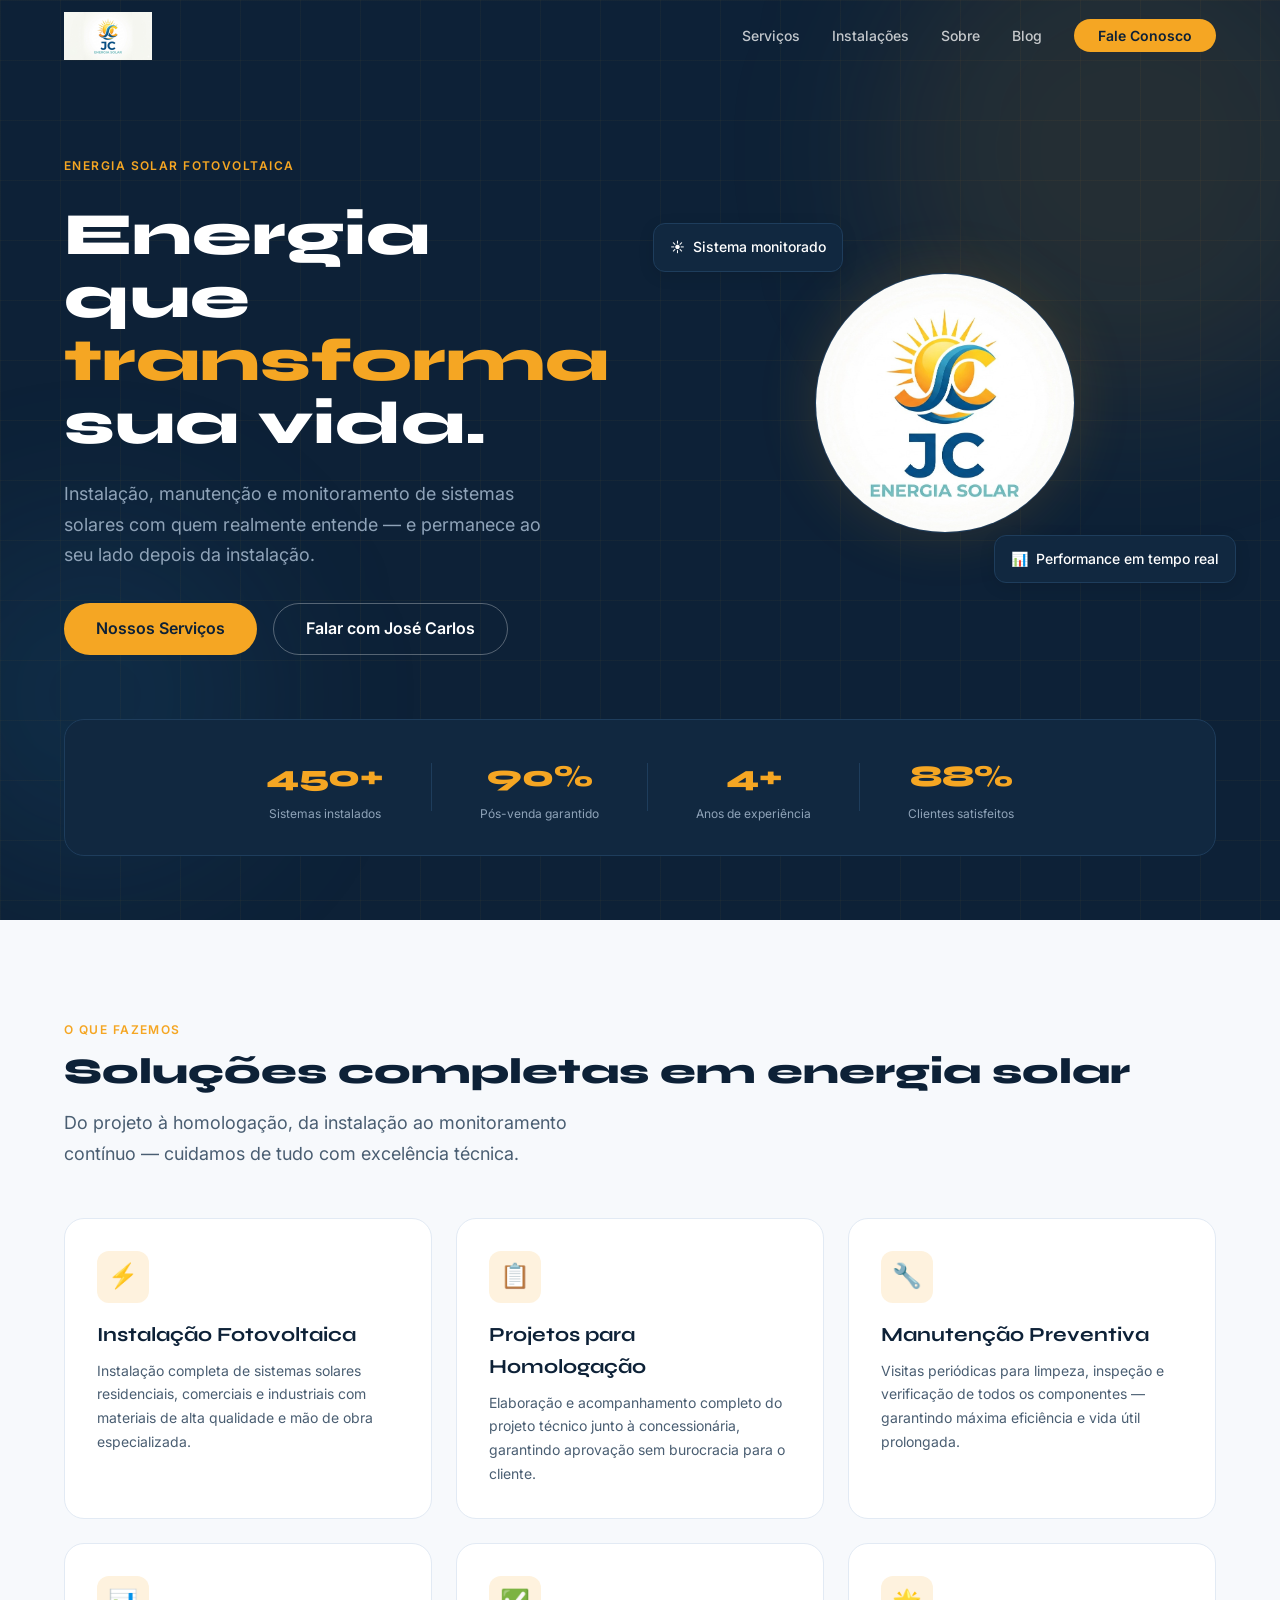
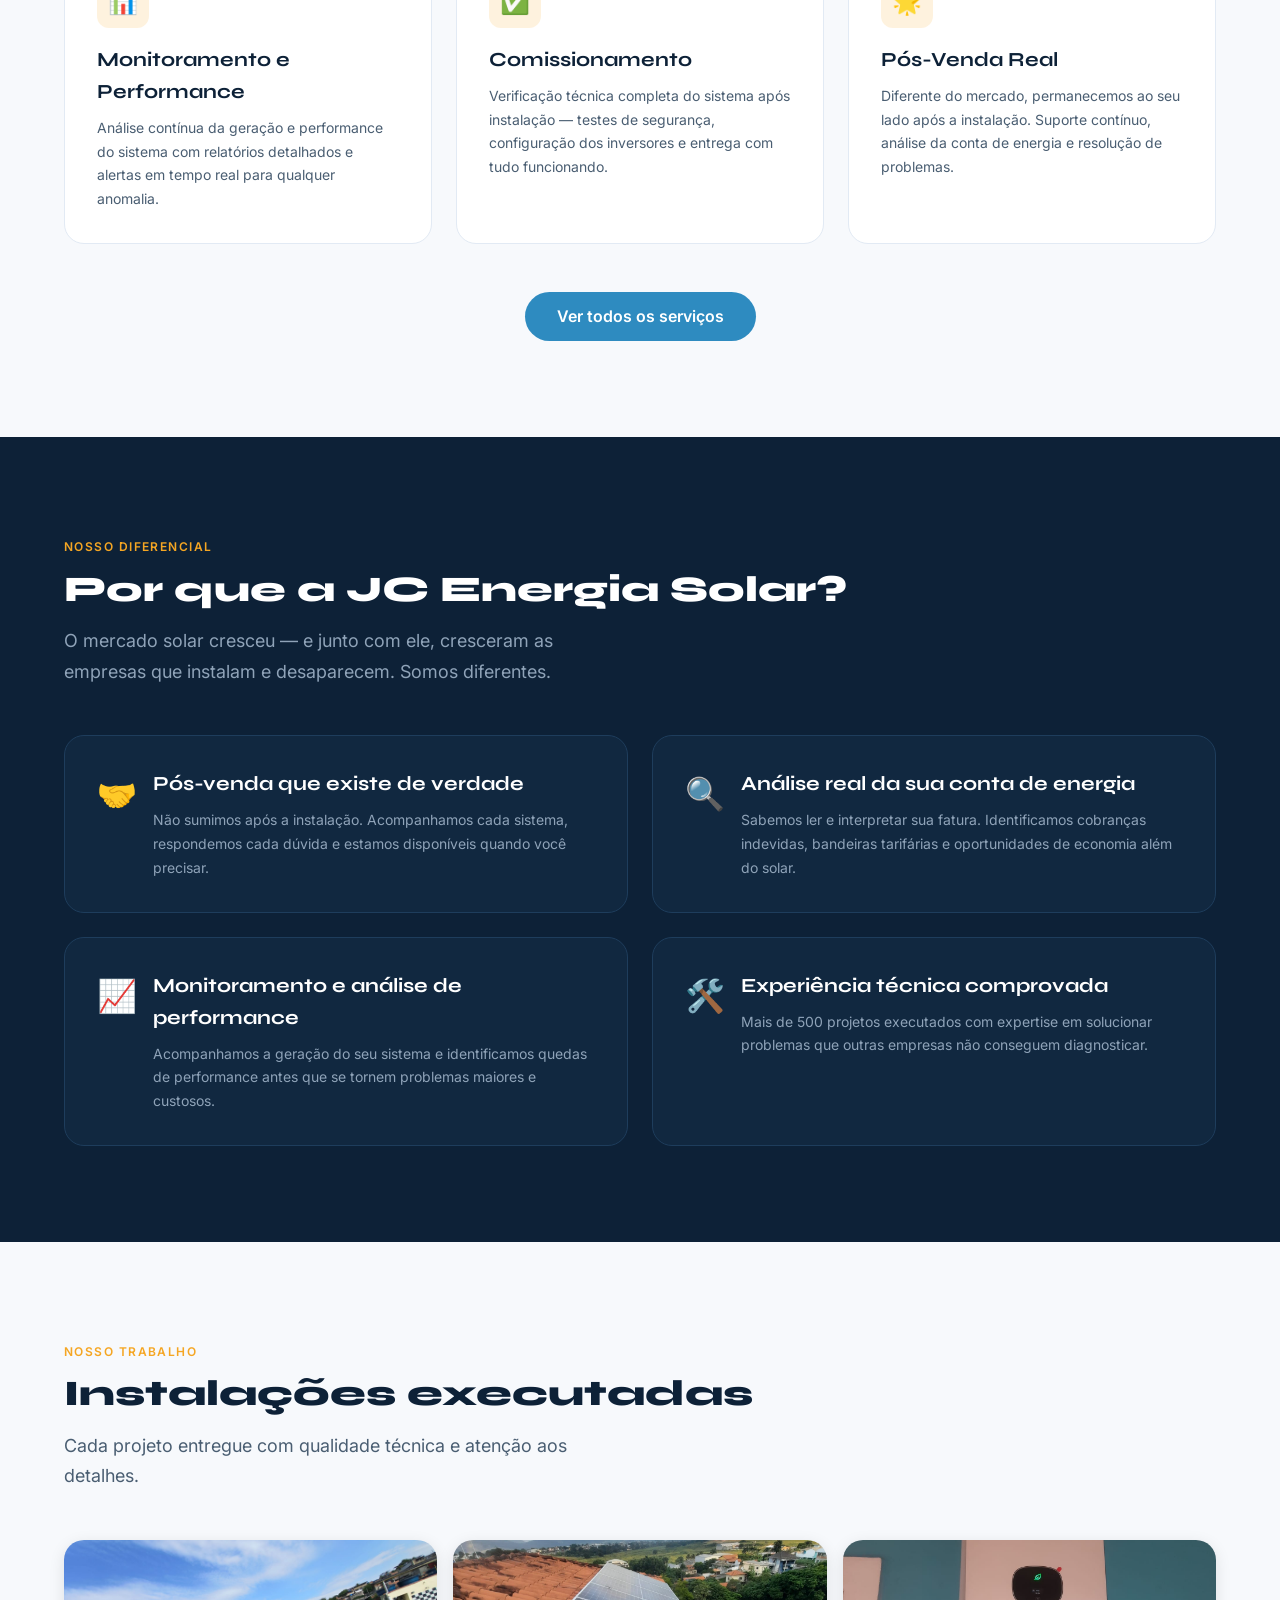
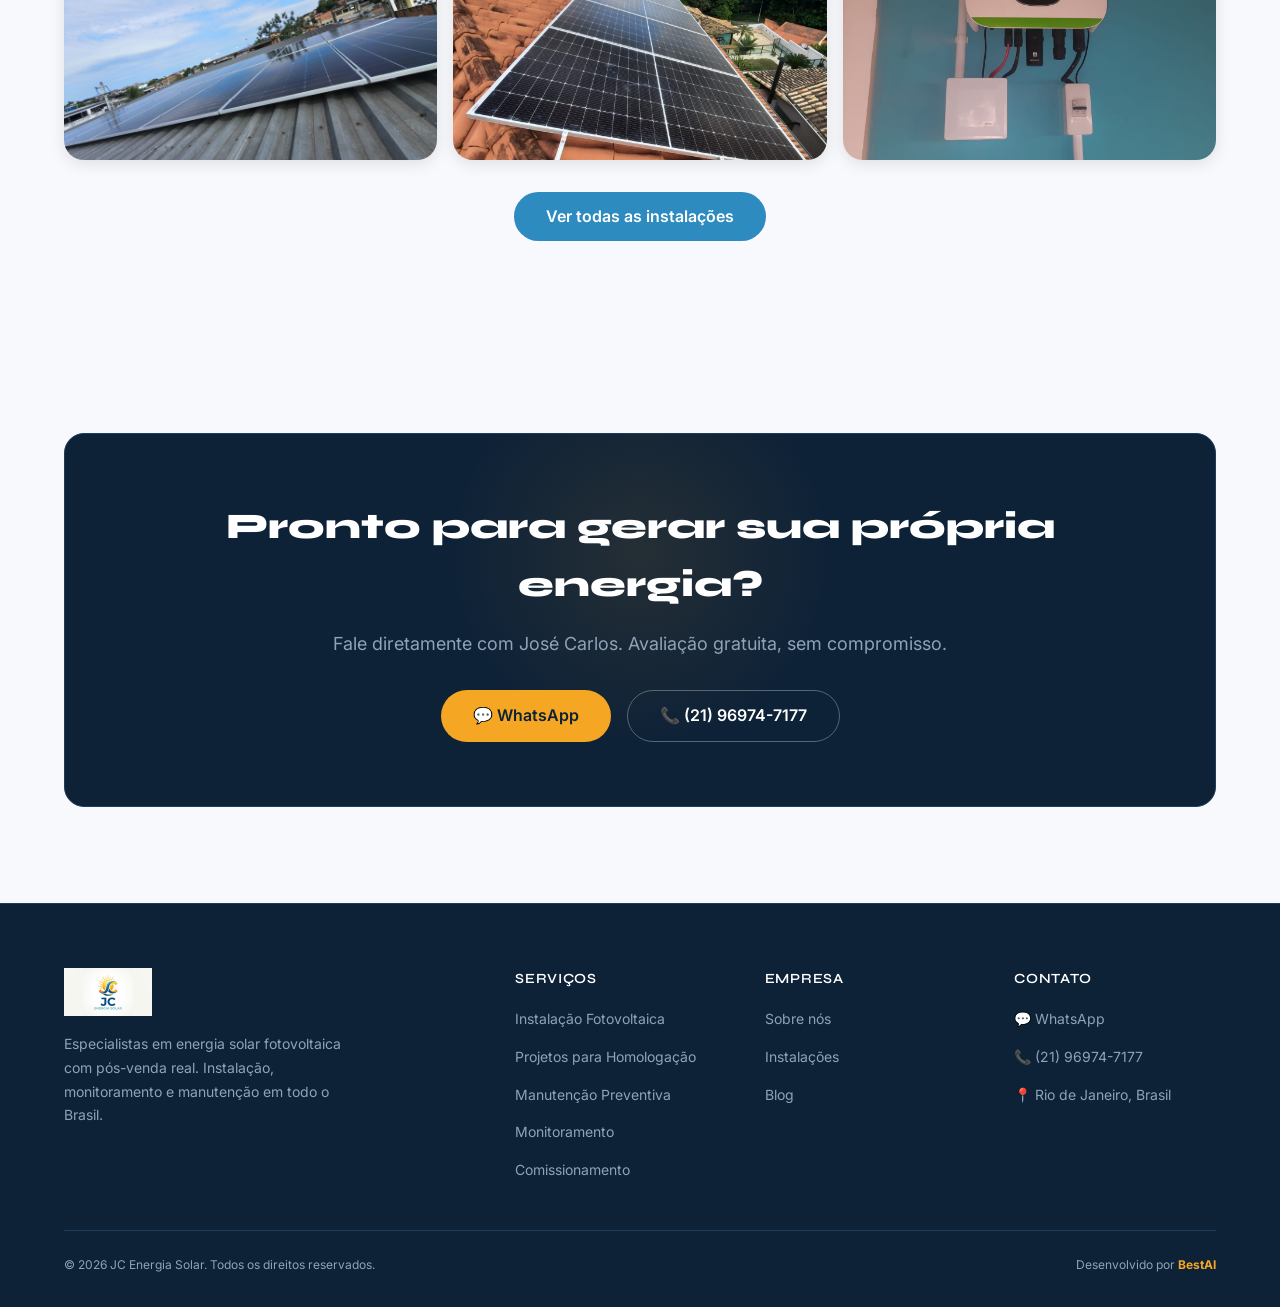
<file: index.html>
<!DOCTYPE html>
<html lang="pt-BR">
<head>
  <meta charset="UTF-8" />
  <meta name="viewport" content="width=device-width, initial-scale=1.0" />
  <meta name="description" content="JC Energia Solar — Instalação, manutenção e monitoramento de sistemas fotovoltaicos no Brasil. Qualidade, confiança e pós-venda real." />
  <title>JC Energia Solar — Energia que transforma</title>
  <link rel="icon" type="image/jpg" href="assets/images/logo.jpg" />
  <link rel="stylesheet" href="assets/css/style.css" />
</head>
<body>

  <!-- NAVBAR -->
  <nav class="navbar">
    <div class="container">
      <a href="index.html" class="navbar__logo">
        <img src="assets/images/logo.jpg" alt="JC Energia Solar" />
      </a>
      <ul class="navbar__links">
        <li><a href="pages/servicos.html">Serviços</a></li>
        <li><a href="pages/instalacoes.html">Instalações</a></li>
        <li><a href="pages/sobre.html">Sobre</a></li>
        <li><a href="pages/blog.html">Blog</a></li>
        <li><a href="#contacto" class="navbar__cta">Fale Conosco</a></li>
      </ul>
      <div class="navbar__toggle" aria-label="Menu">
        <span></span><span></span><span></span>
      </div>
    </div>
  </nav>

  <!-- HERO -->
  <section class="hero">
    <div class="hero__bg">
      <div class="hero__orb hero__orb--1"></div>
      <div class="hero__orb hero__orb--2"></div>
      <div class="hero__grid"></div>
    </div>
    <div class="container hero__content">
      <div class="hero__text">
        <span class="section__eyebrow">Energia Solar Fotovoltaica</span>
        <h1 class="hero__title">Energia que<br><span>transforma</span><br>sua vida.</h1>
        <p class="hero__subtitle">Instalação, manutenção e monitoramento de sistemas solares com quem realmente entende — e permanece ao seu lado depois da instalação.</p>
        <div class="hero__actions">
          <a href="pages/servicos.html" class="btn btn--primary">Nossos Serviços</a>
          <a href="#contacto" class="btn btn--outline">Falar com José Carlos</a>
        </div>
      </div>
      <div class="hero__visual">
        <div class="hero__card-float hero__card-float--1" style="top:20px;left:-20px;">
            <span>☀️</span><p>Sistema monitorado</p>
          </div>
          <div class="hero__logo-glow" style="width:260px;height:260px;">
            <img src="assets/images/logo.jpg" alt="JC Energia Solar" style="width:100%;height:100%;object-fit:cover;border-radius:50%;" />
          </div>
          <div class="hero__card-float hero__card-float--2" style="bottom:20px;right:-20px;">
            <span>📊</span><p>Performance em tempo real</p>
          </div>
      </div>
    </div>

    <!-- STATS -->
    <div class="container">
      <div class="hero__stats">
        <div class="stat-item">
          <span class="stat-item__value" data-target="500+">500+</span>
          <span class="stat-item__label">Sistemas instalados</span>
        </div>
        <div class="stat-item__divider"></div>
        <div class="stat-item">
          <span class="stat-item__value" data-target="100%">100%</span>
          <span class="stat-item__label">Pós-venda garantido</span>
        </div>
        <div class="stat-item__divider"></div>
        <div class="stat-item">
          <span class="stat-item__value" data-target="5+">5+</span>
          <span class="stat-item__label">Anos de experiência</span>
        </div>
        <div class="stat-item__divider"></div>
        <div class="stat-item">
          <span class="stat-item__value" data-target="98%">98%</span>
          <span class="stat-item__label">Clientes satisfeitos</span>
        </div>
      </div>
    </div>
  </section>

  <!-- SERVIÇOS -->
  <section class="section section--light" id="servicos">
    <div class="container">
      <div class="section__header">
        <span class="section__eyebrow">O que fazemos</span>
        <h2 class="section__title">Soluções completas em energia solar</h2>
        <p class="section__subtitle">Do projeto à homologação, da instalação ao monitoramento contínuo — cuidamos de tudo com excelência técnica.</p>
      </div>
      <div class="services__grid">
        <div class="card">
          <div class="card__icon">⚡</div>
          <h3 class="card__title">Instalação Fotovoltaica</h3>
          <p class="card__text">Instalação completa de sistemas solares residenciais, comerciais e industriais com materiais de alta qualidade e mão de obra especializada.</p>
        </div>
        <div class="card">
          <div class="card__icon">📋</div>
          <h3 class="card__title">Projetos para Homologação</h3>
          <p class="card__text">Elaboração e acompanhamento completo do projeto técnico junto à concessionária, garantindo aprovação sem burocracia para o cliente.</p>
        </div>
        <div class="card">
          <div class="card__icon">🔧</div>
          <h3 class="card__title">Manutenção Preventiva</h3>
          <p class="card__text">Visitas periódicas para limpeza, inspeção e verificação de todos os componentes — garantindo máxima eficiência e vida útil prolongada.</p>
        </div>
        <div class="card">
          <div class="card__icon">📊</div>
          <h3 class="card__title">Monitoramento e Performance</h3>
          <p class="card__text">Análise contínua da geração e performance do sistema com relatórios detalhados e alertas em tempo real para qualquer anomalia.</p>
        </div>
        <div class="card">
          <div class="card__icon">✅</div>
          <h3 class="card__title">Comissionamento</h3>
          <p class="card__text">Verificação técnica completa do sistema após instalação — testes de segurança, configuração dos inversores e entrega com tudo funcionando.</p>
        </div>
        <div class="card">
          <div class="card__icon">🌟</div>
          <h3 class="card__title">Pós-Venda Real</h3>
          <p class="card__text">Diferente do mercado, permanecemos ao seu lado após a instalação. Suporte contínuo, análise da conta de energia e resolução de problemas.</p>
        </div>
      </div>
      <div style="text-align:center;margin-top:var(--space-12);">
        <a href="pages/servicos.html" class="btn btn--blue">Ver todos os serviços</a>
      </div>
    </div>
  </section>

  <!-- POR QUE ESCOLHER -->
  <section class="section section--dark">
    <div class="container">
      <div class="section__header">
        <span class="section__eyebrow">Nosso diferencial</span>
        <h2 class="section__title">Por que a JC Energia Solar?</h2>
        <p class="section__subtitle">O mercado solar cresceu — e junto com ele, cresceram as empresas que instalam e desaparecem. Somos diferentes.</p>
      </div>
      <div style="display:grid;grid-template-columns:repeat(2,1fr);gap:var(--space-6);">
        <div class="card card--dark" style="display:flex;gap:var(--space-4);align-items:flex-start;">
          <div style="font-size:2rem;flex-shrink:0;">🤝</div>
          <div>
            <h3 class="card__title" style="color:#fff;">Pós-venda que existe de verdade</h3>
            <p class="card__text">Não sumimos após a instalação. Acompanhamos cada sistema, respondemos cada dúvida e estamos disponíveis quando você precisar.</p>
          </div>
        </div>
        <div class="card card--dark" style="display:flex;gap:var(--space-4);align-items:flex-start;">
          <div style="font-size:2rem;flex-shrink:0;">🔍</div>
          <div>
            <h3 class="card__title" style="color:#fff;">Análise real da sua conta de energia</h3>
            <p class="card__text">Sabemos ler e interpretar sua fatura. Identificamos cobranças indevidas, bandeiras tarifárias e oportunidades de economia além do solar.</p>
          </div>
        </div>
        <div class="card card--dark" style="display:flex;gap:var(--space-4);align-items:flex-start;">
          <div style="font-size:2rem;flex-shrink:0;">📈</div>
          <div>
            <h3 class="card__title" style="color:#fff;">Monitoramento e análise de performance</h3>
            <p class="card__text">Acompanhamos a geração do seu sistema e identificamos quedas de performance antes que se tornem problemas maiores e custosos.</p>
          </div>
        </div>
        <div class="card card--dark" style="display:flex;gap:var(--space-4);align-items:flex-start;">
          <div style="font-size:2rem;flex-shrink:0;">🛠️</div>
          <div>
            <h3 class="card__title" style="color:#fff;">Experiência técnica comprovada</h3>
            <p class="card__text">Mais de 500 projetos executados com expertise em solucionar problemas que outras empresas não conseguem diagnosticar.</p>
          </div>
        </div>
      </div>
    </div>
  </section>

  <!-- GALERIA PRÉVIA -->
  <section class="section section--light">
    <div class="container">
      <div class="section__header">
        <span class="section__eyebrow">Nosso trabalho</span>
        <h2 class="section__title">Instalações executadas</h2>
        <p class="section__subtitle">Cada projeto entregue com qualidade técnica e atenção aos detalhes.</p>
      </div>
      <div style="display:grid;grid-template-columns:repeat(3,1fr);gap:var(--space-4);">
        <div class="install-card" style="border-radius:var(--radius-lg);overflow:hidden;box-shadow:var(--shadow-md);">
          <img src="assets/images/img1.jpg" alt="Instalação 1" style="width:100%;height:220px;object-fit:cover;transition:transform 0.4s ease;" onmouseover="this.style.transform='scale(1.05)'" onmouseout="this.style.transform='scale(1)'" />
        </div>
        <div class="install-card" style="border-radius:var(--radius-lg);overflow:hidden;box-shadow:var(--shadow-md);">
          <img src="assets/images/img2.jpg" alt="Instalação 2" style="width:100%;height:220px;object-fit:cover;transition:transform 0.4s ease;" onmouseover="this.style.transform='scale(1.05)'" onmouseout="this.style.transform='scale(1)'" />
        </div>
        <div class="install-card" style="border-radius:var(--radius-lg);overflow:hidden;box-shadow:var(--shadow-md);">
          <img src="assets/images/img3.jpg" alt="Instalação 3" style="width:100%;height:220px;object-fit:cover;transition:transform 0.4s ease;" onmouseover="this.style.transform='scale(1.05)'" onmouseout="this.style.transform='scale(1)'" />
        </div>
      </div>
      <div style="text-align:center;margin-top:var(--space-8);">
        <a href="pages/instalacoes.html" class="btn btn--blue">Ver todas as instalações</a>
      </div>
    </div>
  </section>

  <!-- CONTACTO -->
  <section class="section cta-section" id="contacto">
    <div class="container">
      <div class="cta-box">
        <h2 class="cta-box__title">Pronto para gerar sua própria energia?</h2>
        <p class="cta-box__subtitle">Fale diretamente com José Carlos. Avaliação gratuita, sem compromisso.</p>
        <div style="display:flex;gap:var(--space-4);justify-content:center;flex-wrap:wrap;position:relative;">
          <a href="https://wa.me/5521969747177" target="_blank" class="btn btn--primary">
            💬 WhatsApp
          </a>
          <a href="tel:+5521969747177" class="btn btn--outline">
            📞 (21) 96974-7177
          </a>
        </div>
      </div>
    </div>
  </section>

  <!-- FOOTER -->
  <footer class="footer">
    <div class="container">
      <div class="footer__grid">
        <div class="footer__brand">
          <img src="assets/images/logo.jpg" alt="JC Energia Solar" />
          <p>Especialistas em energia solar fotovoltaica com pós-venda real. Instalação, monitoramento e manutenção em todo o Brasil.</p>
        </div>
        <div class="footer__col">
          <h4>Serviços</h4>
          <ul>
            <li><a href="pages/servicos.html">Instalação Fotovoltaica</a></li>
            <li><a href="pages/servicos.html">Projetos para Homologação</a></li>
            <li><a href="pages/servicos.html">Manutenção Preventiva</a></li>
            <li><a href="pages/servicos.html">Monitoramento</a></li>
            <li><a href="pages/servicos.html">Comissionamento</a></li>
          </ul>
        </div>
        <div class="footer__col">
          <h4>Empresa</h4>
          <ul>
            <li><a href="pages/sobre.html">Sobre nós</a></li>
            <li><a href="pages/instalacoes.html">Instalações</a></li>
            <li><a href="pages/blog.html">Blog</a></li>
          </ul>
        </div>
        <div class="footer__col">
          <h4>Contato</h4>
          <ul>
            <li><a href="https://wa.me/5521969747177" target="_blank">💬 WhatsApp</a></li>
            <li><a href="tel:+5521969747177">📞 (21) 96974-7177</a></li>
            <li><a href="#">📍 Rio de Janeiro, Brasil</a></li>
          </ul>
        </div>
      </div>
      <div class="footer__bottom">
        <span>© 2026 JC Energia Solar. Todos os direitos reservados.</span>
        <span>Desenvolvido por <strong style="color:var(--color-yellow);">BestAI</strong></span>
      </div>
    </div>
  </footer>

  <script src="assets/js/main.js"></script>
</body>
</html>
</file>
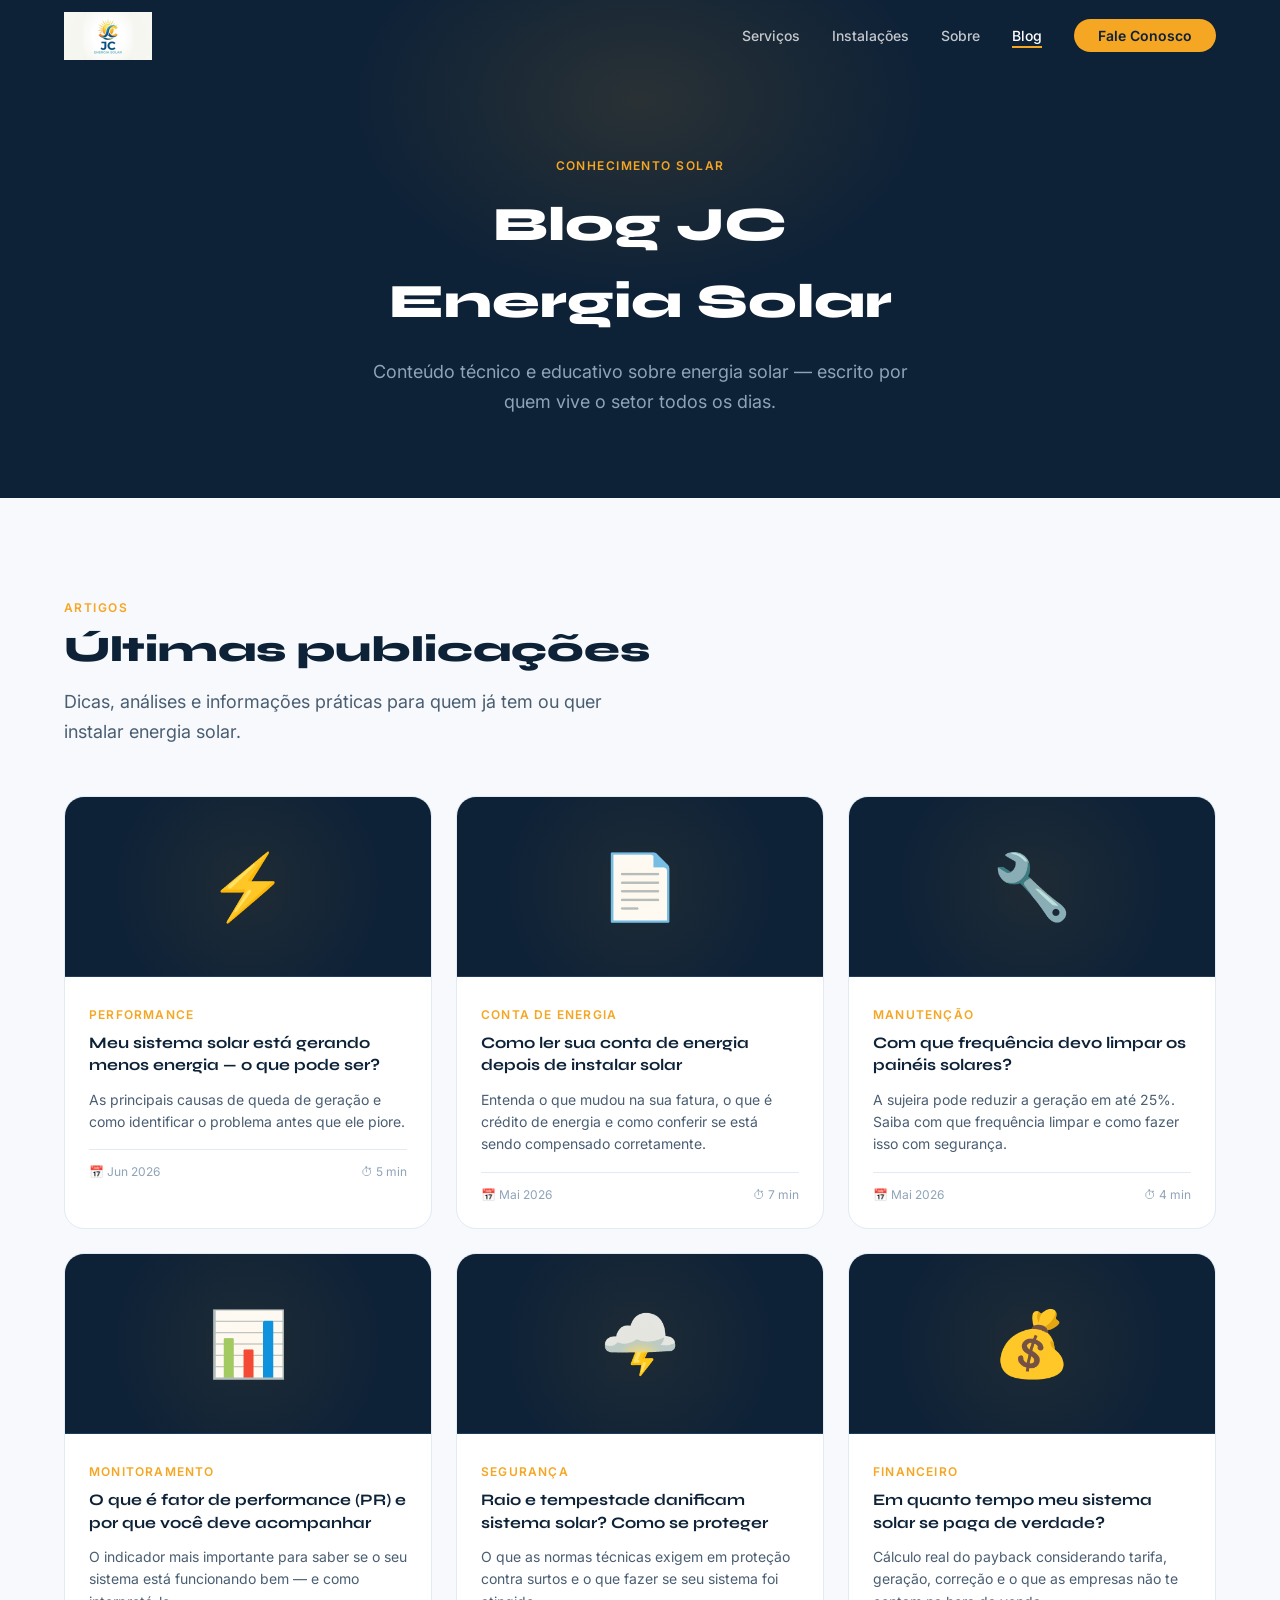
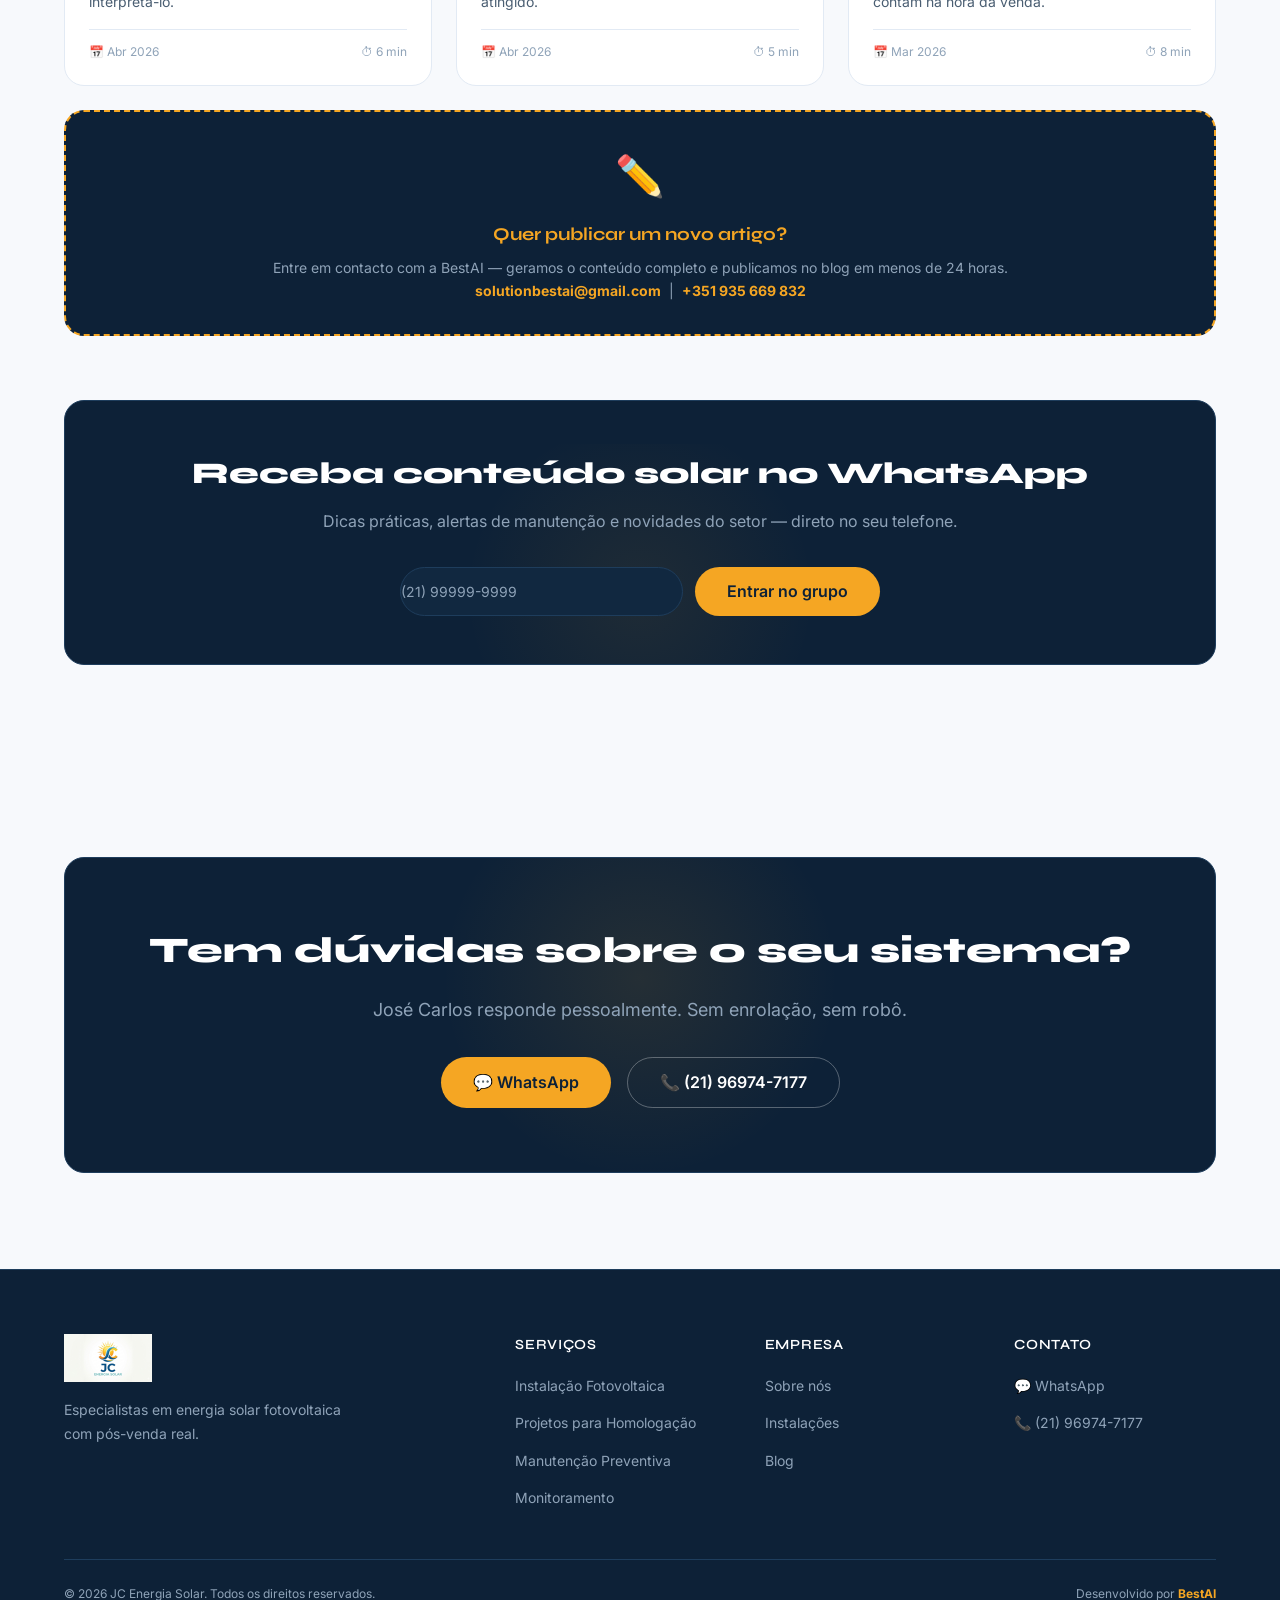
<file: pages/blog.html>
<!DOCTYPE html>
<html lang="pt-BR">
<head>
  <meta charset="UTF-8" />
  <meta name="viewport" content="width=device-width, initial-scale=1.0" />
  <meta name="description" content="Blog JC Energia Solar — Conteúdo técnico e educativo sobre energia solar fotovoltaica." />
  <title>Blog — JC Energia Solar</title>
  <link rel="icon" type="image/jpg" href="../assets/images/logo.jpg" />
  <link rel="stylesheet" href="../assets/css/style.css" />
  <style>
    .blog-grid {
      display: grid;
      grid-template-columns: repeat(3, 1fr);
      gap: var(--space-6);
      margin-top: var(--space-12);
    }
    .blog-card {
      background: var(--color-light-surface);
      border: 1px solid var(--color-light-border);
      border-radius: var(--radius-lg);
      overflow: hidden;
      transition: box-shadow var(--transition-normal), transform var(--transition-normal), border-color var(--transition-normal);
      cursor: pointer;
    }
    .blog-card:hover {
      box-shadow: var(--shadow-lg);
      transform: translateY(-4px);
      border-color: var(--color-yellow);
    }
    .blog-card__thumb {
      height: 180px;
      background: var(--color-dark-bg);
      display: flex;
      align-items: center;
      justify-content: center;
      font-size: 4rem;
      border-bottom: 1px solid var(--color-dark-border);
      position: relative;
      overflow: hidden;
    }
    .blog-card__thumb::before {
      content: '';
      position: absolute;
      inset: 0;
      background: radial-gradient(circle at center, rgba(245,166,35,0.08) 0%, transparent 70%);
    }
    .blog-card__body { padding: var(--space-6); }
    .blog-card__tag {
      display: inline-block;
      font-size: var(--text-xs);
      font-weight: var(--weight-semibold);
      color: var(--color-yellow);
      text-transform: uppercase;
      letter-spacing: 0.1em;
      margin-bottom: var(--space-2);
    }
    .blog-card__title {
      font-family: var(--font-display);
      font-size: var(--text-base);
      font-weight: var(--weight-bold);
      line-height: 1.4;
      margin-bottom: var(--space-3);
      color: var(--color-text-primary);
    }
    .blog-card__desc {
      font-size: var(--text-sm);
      color: var(--color-text-secondary);
      line-height: 1.6;
      margin-bottom: var(--space-4);
    }
    .blog-card__meta {
      display: flex;
      justify-content: space-between;
      font-size: var(--text-xs);
      color: var(--color-text-muted);
      border-top: 1px solid var(--color-light-border);
      padding-top: var(--space-3);
    }

    /* ADMIN PANEL - para adicionar posts */
    .admin-notice {
      background: var(--color-dark-bg);
      border: 2px dashed var(--color-yellow);
      border-radius: var(--radius-lg);
      padding: var(--space-8);
      text-align: center;
      margin-top: var(--space-6);
    }
    .admin-notice__icon { font-size: 2.5rem; margin-bottom: var(--space-3); }
    .admin-notice__title {
      font-family: var(--font-display);
      font-size: var(--text-lg);
      font-weight: var(--weight-bold);
      color: var(--color-yellow);
      margin-bottom: var(--space-2);
    }
    .admin-notice__text { font-size: var(--text-sm); color: var(--color-text-muted); }

    /* NEWSLETTER */
    .newsletter {
      background: var(--color-dark-bg);
      border: 1px solid var(--color-dark-border);
      border-radius: var(--radius-lg);
      padding: var(--space-12);
      text-align: center;
      margin-top: var(--space-16);
      position: relative;
      overflow: hidden;
    }
    .newsletter::before {
      content: '';
      position: absolute;
      bottom: -80px; left: 50%;
      transform: translateX(-50%);
      width: 400px; height: 300px;
      background: radial-gradient(circle, rgba(245,166,35,0.08) 0%, transparent 70%);
      pointer-events: none;
    }
    .newsletter__title {
      font-family: var(--font-display);
      font-size: var(--text-3xl);
      font-weight: var(--weight-black);
      color: #fff;
      margin-bottom: var(--space-3);
      position: relative;
    }
    .newsletter__subtitle { color: var(--color-text-muted); margin-bottom: var(--space-8); position: relative; }
    .newsletter__form {
      display: flex;
      gap: var(--space-3);
      max-width: 480px;
      margin: 0 auto;
      position: relative;
    }
    .newsletter__input {
      flex: 1;
      padding: var(--space-3) var(--space-5);
      border-radius: var(--radius-full);
      border: 1px solid var(--color-dark-border);
      background: var(--color-dark-surface);
      color: #fff;
      font-family: var(--font-body);
      font-size: var(--text-sm);
      outline: none;
      transition: border-color var(--transition-fast);
    }
    .newsletter__input:focus { border-color: var(--color-yellow); }
    .newsletter__input::placeholder { color: var(--color-text-muted); }

    @media (max-width: 768px) {
      .blog-grid { grid-template-columns: 1fr; }
      .newsletter__form { flex-direction: column; }
    }
  </style>
</head>
<body>

  <nav class="navbar scrolled">
    <div class="container">
      <a href="../index.html" class="navbar__logo">
        <img src="../assets/images/logo.jpg" alt="JC Energia Solar" />
      </a>
      <ul class="navbar__links">
        <li><a href="servicos.html">Serviços</a></li>
        <li><a href="instalacoes.html">Instalações</a></li>
        <li><a href="sobre.html">Sobre</a></li>
        <li><a href="blog.html" class="active">Blog</a></li>
        <li><a href="../index.html#contacto" class="navbar__cta">Fale Conosco</a></li>
      </ul>
      <div class="navbar__toggle"><span></span><span></span><span></span></div>
    </div>
  </nav>

  <section class="page-hero">
    <div class="container">
      <span class="page-hero__eyebrow">Conhecimento solar</span>
      <h1 class="page-hero__title">Blog JC<br>Energia Solar</h1>
      <p class="page-hero__subtitle">Conteúdo técnico e educativo sobre energia solar — escrito por quem vive o setor todos os dias.</p>
    </div>
  </section>

  <section class="section section--light">
    <div class="container">

      <div class="section__header">
        <span class="section__eyebrow">Artigos</span>
        <h2 class="section__title">Últimas publicações</h2>
        <p class="section__subtitle">Dicas, análises e informações práticas para quem já tem ou quer instalar energia solar.</p>
      </div>

      <div class="blog-grid">

        <div class="blog-card">
          <div class="blog-card__thumb">⚡</div>
          <div class="blog-card__body">
            <p class="blog-card__tag">Performance</p>
            <h3 class="blog-card__title">Meu sistema solar está gerando menos energia — o que pode ser?</h3>
            <p class="blog-card__desc">As principais causas de queda de geração e como identificar o problema antes que ele piore.</p>
            <div class="blog-card__meta">
              <span>📅 Jun 2026</span>
              <span>⏱ 5 min</span>
            </div>
          </div>
        </div>

        <div class="blog-card">
          <div class="blog-card__thumb">📄</div>
          <div class="blog-card__body">
            <p class="blog-card__tag">Conta de Energia</p>
            <h3 class="blog-card__title">Como ler sua conta de energia depois de instalar solar</h3>
            <p class="blog-card__desc">Entenda o que mudou na sua fatura, o que é crédito de energia e como conferir se está sendo compensado corretamente.</p>
            <div class="blog-card__meta">
              <span>📅 Mai 2026</span>
              <span>⏱ 7 min</span>
            </div>
          </div>
        </div>

        <div class="blog-card">
          <div class="blog-card__thumb">🔧</div>
          <div class="blog-card__body">
            <p class="blog-card__tag">Manutenção</p>
            <h3 class="blog-card__title">Com que frequência devo limpar os painéis solares?</h3>
            <p class="blog-card__desc">A sujeira pode reduzir a geração em até 25%. Saiba com que frequência limpar e como fazer isso com segurança.</p>
            <div class="blog-card__meta">
              <span>📅 Mai 2026</span>
              <span>⏱ 4 min</span>
            </div>
          </div>
        </div>

        <div class="blog-card">
          <div class="blog-card__thumb">📊</div>
          <div class="blog-card__body">
            <p class="blog-card__tag">Monitoramento</p>
            <h3 class="blog-card__title">O que é fator de performance (PR) e por que você deve acompanhar</h3>
            <p class="blog-card__desc">O indicador mais importante para saber se o seu sistema está funcionando bem — e como interpretá-lo.</p>
            <div class="blog-card__meta">
              <span>📅 Abr 2026</span>
              <span>⏱ 6 min</span>
            </div>
          </div>
        </div>

        <div class="blog-card">
          <div class="blog-card__thumb">🌩️</div>
          <div class="blog-card__body">
            <p class="blog-card__tag">Segurança</p>
            <h3 class="blog-card__title">Raio e tempestade danificam sistema solar? Como se proteger</h3>
            <p class="blog-card__desc">O que as normas técnicas exigem em proteção contra surtos e o que fazer se seu sistema foi atingido.</p>
            <div class="blog-card__meta">
              <span>📅 Abr 2026</span>
              <span>⏱ 5 min</span>
            </div>
          </div>
        </div>

        <div class="blog-card">
          <div class="blog-card__thumb">💰</div>
          <div class="blog-card__body">
            <p class="blog-card__tag">Financeiro</p>
            <h3 class="blog-card__title">Em quanto tempo meu sistema solar se paga de verdade?</h3>
            <p class="blog-card__desc">Cálculo real do payback considerando tarifa, geração, correção e o que as empresas não te contam na hora da venda.</p>
            <div class="blog-card__meta">
              <span>📅 Mar 2026</span>
              <span>⏱ 8 min</span>
            </div>
          </div>
        </div>

      </div>

      <!-- AVISO PARA ADICIONAR POSTS -->
      <div class="admin-notice">
        <div class="admin-notice__icon">✏️</div>
        <h3 class="admin-notice__title">Quer publicar um novo artigo?</h3>
        <p class="admin-notice__text">Entre em contacto com a BestAI — geramos o conteúdo completo e publicamos no blog em menos de 24 horas.<br>
        <strong style="color:var(--color-yellow);">solutionbestai@gmail.com</strong> &nbsp;|&nbsp; <strong style="color:var(--color-yellow);">+351 935 669 832</strong></p>
      </div>

      <!-- NEWSLETTER -->
      <div class="newsletter">
        <h2 class="newsletter__title">Receba conteúdo solar no WhatsApp</h2>
        <p class="newsletter__subtitle">Dicas práticas, alertas de manutenção e novidades do setor — direto no seu telefone.</p>
        <div class="newsletter__form">
          <input type="tel" class="newsletter__input" placeholder="(21) 99999-9999" />
          <a href="https://wa.me/5521969747177" target="_blank" class="btn btn--primary">Entrar no grupo</a>
        </div>
      </div>

    </div>
  </section>

  <!-- CTA -->
  <section class="section cta-section">
    <div class="container">
      <div class="cta-box">
        <h2 class="cta-box__title">Tem dúvidas sobre o seu sistema?</h2>
        <p class="cta-box__subtitle">José Carlos responde pessoalmente. Sem enrolação, sem robô.</p>
        <div style="display:flex;gap:var(--space-4);justify-content:center;flex-wrap:wrap;position:relative;">
          <a href="https://wa.me/5521969747177" target="_blank" class="btn btn--primary">💬 WhatsApp</a>
          <a href="tel:+5521969747177" class="btn btn--outline">📞 (21) 96974-7177</a>
        </div>
      </div>
    </div>
  </section>

  <footer class="footer">
    <div class="container">
      <div class="footer__grid">
        <div class="footer__brand">
          <img src="../assets/images/logo.jpg" alt="JC Energia Solar" />
          <p>Especialistas em energia solar fotovoltaica com pós-venda real.</p>
        </div>
        <div class="footer__col">
          <h4>Serviços</h4>
          <ul>
            <li><a href="servicos.html">Instalação Fotovoltaica</a></li>
            <li><a href="servicos.html">Projetos para Homologação</a></li>
            <li><a href="servicos.html">Manutenção Preventiva</a></li>
            <li><a href="servicos.html">Monitoramento</a></li>
          </ul>
        </div>
        <div class="footer__col">
          <h4>Empresa</h4>
          <ul>
            <li><a href="sobre.html">Sobre nós</a></li>
            <li><a href="instalacoes.html">Instalações</a></li>
            <li><a href="blog.html">Blog</a></li>
          </ul>
        </div>
        <div class="footer__col">
          <h4>Contato</h4>
          <ul>
            <li><a href="https://wa.me/5521969747177" target="_blank">💬 WhatsApp</a></li>
            <li><a href="tel:+5521969747177">📞 (21) 96974-7177</a></li>
          </ul>
        </div>
      </div>
      <div class="footer__bottom">
        <span>© 2026 JC Energia Solar. Todos os direitos reservados.</span>
        <span>Desenvolvido por <strong style="color:var(--color-yellow);">BestAI</strong></span>
      </div>
    </div>
  </footer>

  <script src="../assets/js/main.js"></script>
</body>
</html>
</file>
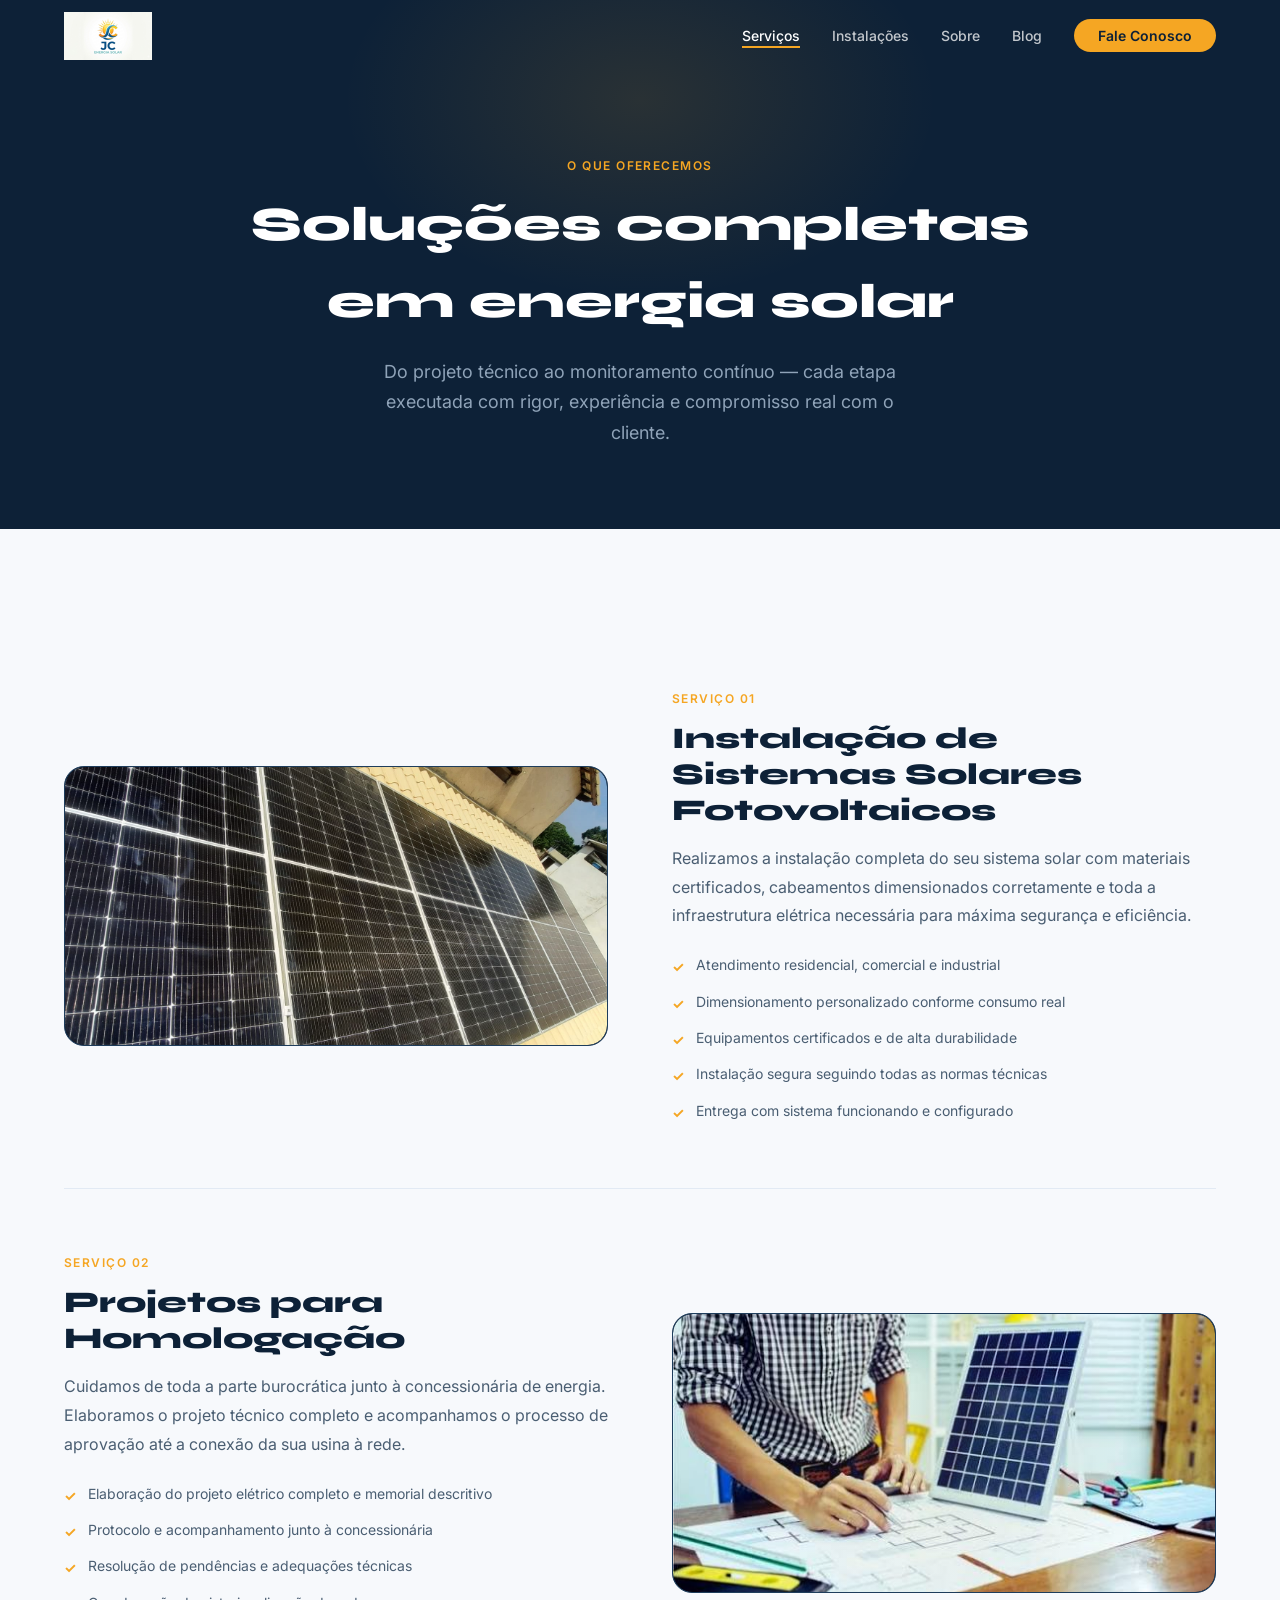
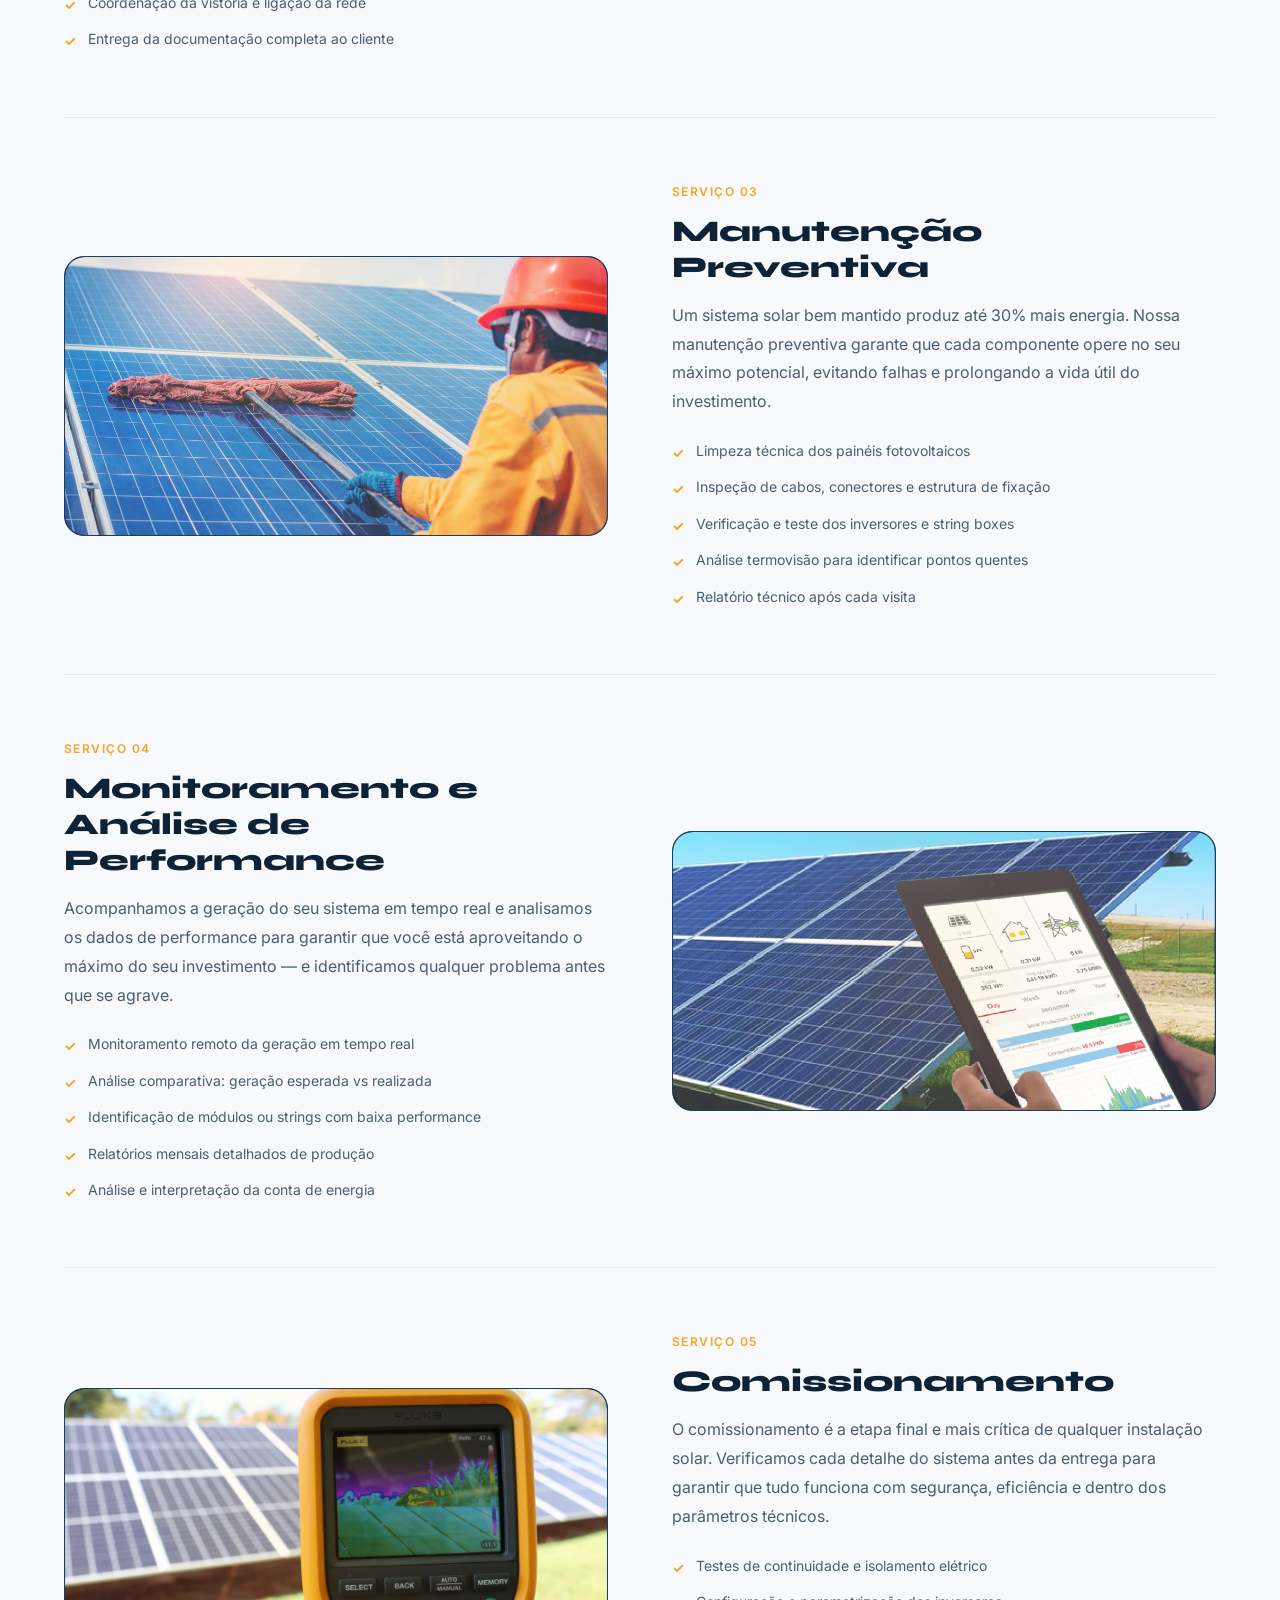
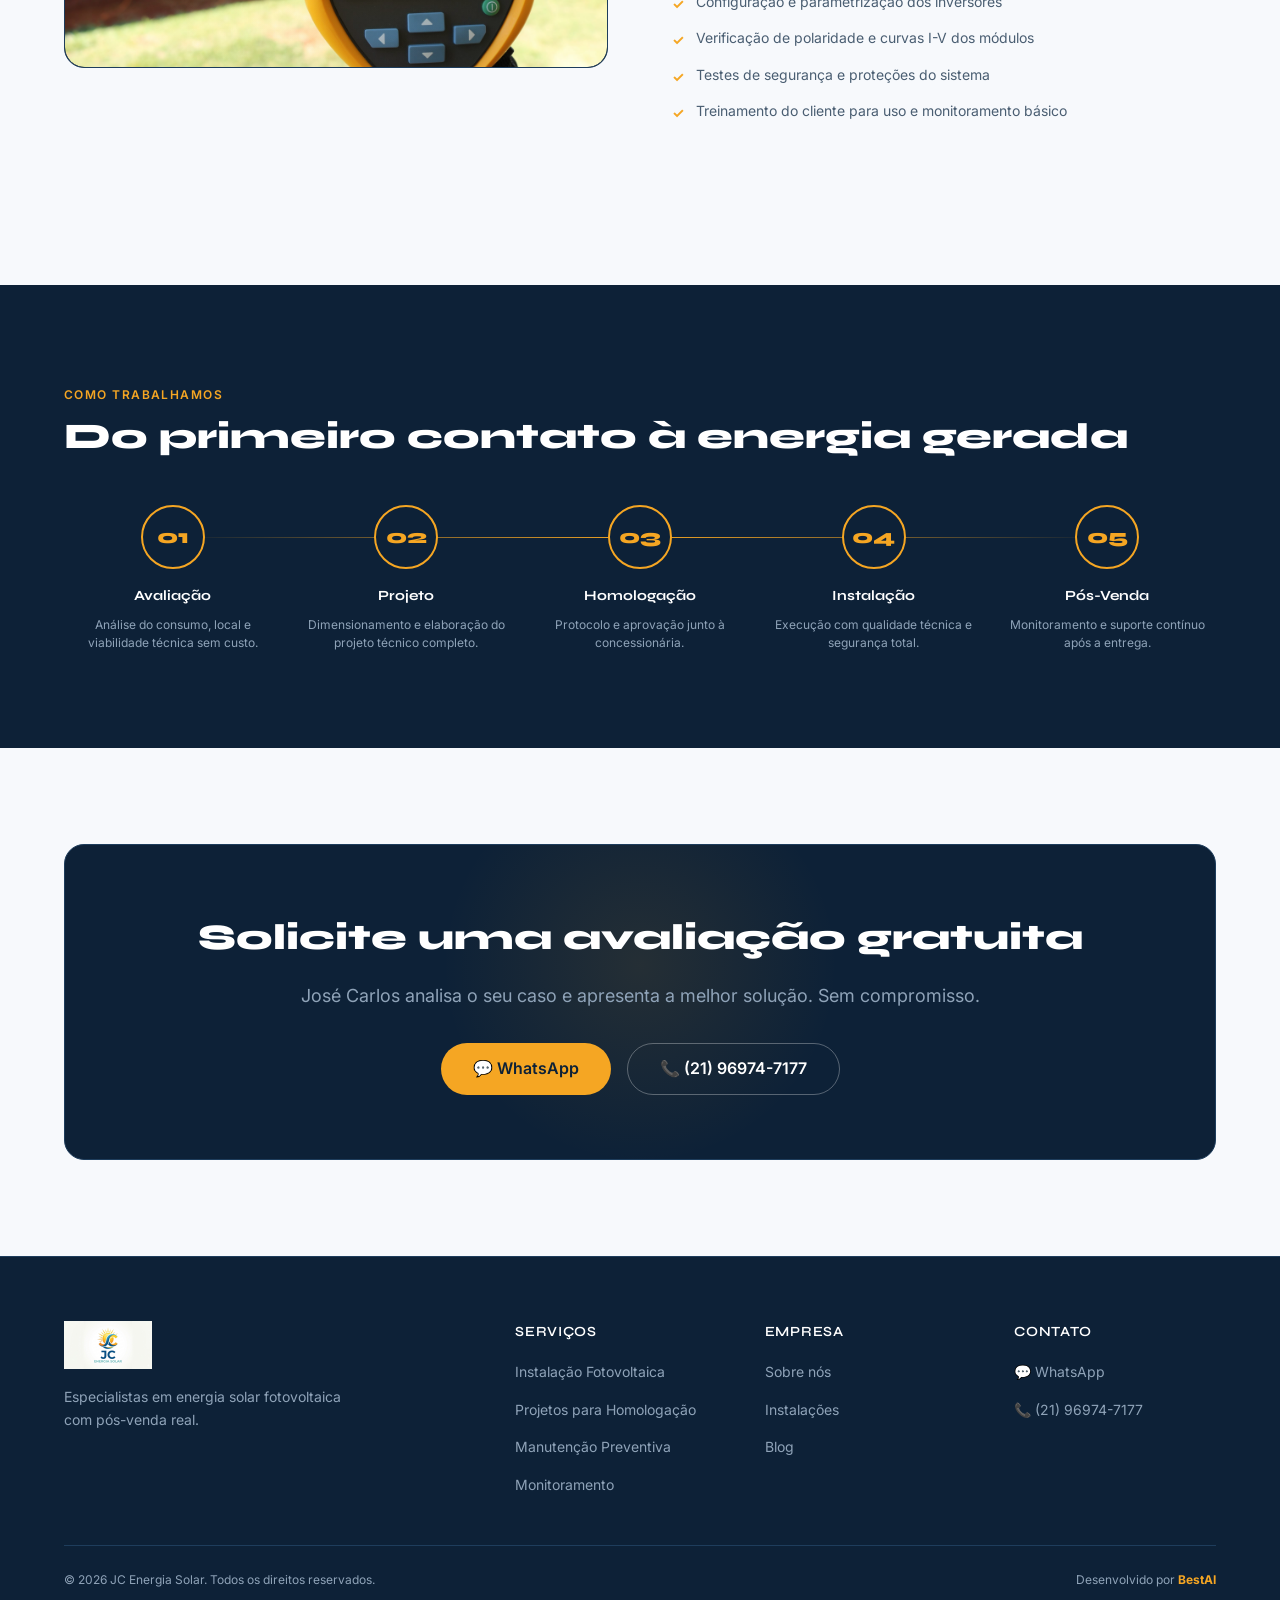
<file: pages/servicos.html>
<!DOCTYPE html>
<html lang="pt-BR">
<head>
  <meta charset="UTF-8" />
  <meta name="viewport" content="width=device-width, initial-scale=1.0" />
  <meta name="description" content="Serviços JC Energia Solar — Instalação fotovoltaica, projetos, manutenção, monitoramento e comissionamento." />
  <title>Serviços — JC Energia Solar</title>
  <link rel="icon" type="image/jpg" href="../assets/images/logo.jpg" />
  <link rel="stylesheet" href="../assets/css/style.css" />
  <style>
    .service-detail {
      display: grid;
      grid-template-columns: 1fr 1fr;
      gap: var(--space-16);
      align-items: center;
      padding: var(--space-16) 0;
      border-bottom: 1px solid var(--color-light-border);
    }
    .service-detail:last-child { border-bottom: none; }
    .service-detail--reverse { direction: rtl; }
    .service-detail--reverse > * { direction: ltr; }
    .service-detail__visual {
      background: var(--color-dark-bg);
      border: 1px solid var(--color-dark-border);
      border-radius: var(--radius-lg);
      height: 280px;
      display: flex;
      align-items: center;
      justify-content: center;
      font-size: 6rem;
      position: relative;
      overflow: hidden;
    }
    .service-detail__visual::before {
      content: '';
      position: absolute;
      inset: 0;
      background: radial-gradient(circle at center, rgba(245,166,35,0.10) 0%, transparent 70%);
    }
    .service-detail__eyebrow {
      font-size: var(--text-xs);
      font-weight: var(--weight-semibold);
      letter-spacing: 0.12em;
      text-transform: uppercase;
      color: var(--color-yellow);
      margin-bottom: var(--space-3);
      display: block;
    }
    .service-detail__title {
      font-family: var(--font-display);
      font-size: var(--text-3xl);
      font-weight: var(--weight-black);
      color: var(--color-text-primary);
      margin-bottom: var(--space-4);
      line-height: 1.2;
    }
    .service-detail__text {
      font-size: var(--text-base);
      color: var(--color-text-secondary);
      line-height: 1.8;
      margin-bottom: var(--space-6);
    }
    .service-detail__list {
      display: flex;
      flex-direction: column;
      gap: var(--space-3);
    }
    .service-detail__list li {
      display: flex;
      align-items: flex-start;
      gap: var(--space-3);
      font-size: var(--text-sm);
      color: var(--color-text-secondary);
      line-height: 1.6;
    }
    .service-detail__list li::before {
      content: '✓';
      color: var(--color-yellow);
      font-weight: var(--weight-bold);
      flex-shrink: 0;
      margin-top: 2px;
    }
    .process-grid {
      display: grid;
      grid-template-columns: repeat(5, 1fr);
      gap: var(--space-4);
      margin-top: var(--space-12);
      position: relative;
    }
    .process-grid::before {
      content: '';
      position: absolute;
      top: 32px; left: 10%;
      width: 80%; height: 1px;
      background: linear-gradient(90deg, transparent, var(--color-yellow), transparent);
    }
    .process-step { text-align: center; position: relative; }
    .process-step__number {
      width: 64px; height: 64px;
      background: var(--color-dark-bg);
      border: 2px solid var(--color-yellow);
      border-radius: 50%;
      display: flex;
      align-items: center;
      justify-content: center;
      font-family: var(--font-display);
      font-size: var(--text-xl);
      font-weight: var(--weight-black);
      color: var(--color-yellow);
      margin: 0 auto var(--space-4);
      position: relative;
      z-index: 1;
    }
    .process-step__title {
      font-family: var(--font-display);
      font-size: var(--text-sm);
      font-weight: var(--weight-bold);
      color: #fff;
      margin-bottom: var(--space-2);
    }
    .process-step__text { font-size: var(--text-xs); color: var(--color-text-muted); line-height: 1.5; }
    @media (max-width: 768px) {
      .service-detail { grid-template-columns: 1fr; }
      .service-detail--reverse { direction: ltr; }
      .process-grid { grid-template-columns: 1fr 1fr; }
      .process-grid::before { display: none; }
    }
    @media (max-width: 480px) {
      .process-grid { grid-template-columns: 1fr; }
    }
  </style>
</head>
<body>

  <nav class="navbar scrolled">
    <div class="container">
      <a href="../index.html" class="navbar__logo">
        <img src="../assets/images/logo.jpg" alt="JC Energia Solar" />
      </a>
      <ul class="navbar__links">
        <li><a href="servicos.html" class="active">Serviços</a></li>
        <li><a href="instalacoes.html">Instalações</a></li>
        <li><a href="sobre.html">Sobre</a></li>
        <li><a href="blog.html">Blog</a></li>
        <li><a href="../index.html#contacto" class="navbar__cta">Fale Conosco</a></li>
      </ul>
      <div class="navbar__toggle"><span></span><span></span><span></span></div>
    </div>
  </nav>

  <section class="page-hero">
    <div class="container">
      <span class="page-hero__eyebrow">O que oferecemos</span>
      <h1 class="page-hero__title">Soluções completas<br>em energia solar</h1>
      <p class="page-hero__subtitle">Do projeto técnico ao monitoramento contínuo — cada etapa executada com rigor, experiência e compromisso real com o cliente.</p>
    </div>
  </section>

  <!-- DETALHES DOS SERVIÇOS -->
  <section class="section section--light">
    <div class="container">

      <div class="service-detail">
        <div class="service-detail__visual" style="padding:0;">
            <img src="../assets/images/img5.jpg" alt="Instalação Fotovoltaica" style="width:100%;height:100%;object-fit:cover;border-radius:var(--radius-lg);" />
          </div>
        <div>
          <span class="service-detail__eyebrow">Serviço 01</span>
          <h2 class="service-detail__title">Instalação de Sistemas Solares Fotovoltaicos</h2>
          <p class="service-detail__text">Realizamos a instalação completa do seu sistema solar com materiais certificados, cabeamentos dimensionados corretamente e toda a infraestrutura elétrica necessária para máxima segurança e eficiência.</p>
          <ul class="service-detail__list">
            <li>Atendimento residencial, comercial e industrial</li>
            <li>Dimensionamento personalizado conforme consumo real</li>
            <li>Equipamentos certificados e de alta durabilidade</li>
            <li>Instalação segura seguindo todas as normas técnicas</li>
            <li>Entrega com sistema funcionando e configurado</li>
          </ul>
        </div>
      </div>

      <div class="service-detail service-detail--reverse">
        <div class="service-detail__visual" style="padding:0;">
            <img src="../assets/images/img8.jpg" alt="Projetos para Homologação" style="width:100%;height:100%;object-fit:cover;border-radius:var(--radius-lg);" />
          </div>
        <div>
          <span class="service-detail__eyebrow">Serviço 02</span>
          <h2 class="service-detail__title">Projetos para Homologação</h2>
          <p class="service-detail__text">Cuidamos de toda a parte burocrática junto à concessionária de energia. Elaboramos o projeto técnico completo e acompanhamos o processo de aprovação até a conexão da sua usina à rede.</p>
          <ul class="service-detail__list">
            <li>Elaboração do projeto elétrico completo e memorial descritivo</li>
            <li>Protocolo e acompanhamento junto à concessionária</li>
            <li>Resolução de pendências e adequações técnicas</li>
            <li>Coordenação da vistoria e ligação da rede</li>
            <li>Entrega da documentação completa ao cliente</li>
          </ul>
        </div>
      </div>

      <div class="service-detail">
        <div class="service-detail__visual" style="padding:0;">
            <img src="../assets/images/img9.jpg" alt="Manutenção Preventiva" style="width:100%;height:100%;object-fit:cover;border-radius:var(--radius-lg);" />
          </div>
        <div>
          <span class="service-detail__eyebrow">Serviço 03</span>
          <h2 class="service-detail__title">Manutenção Preventiva</h2>
          <p class="service-detail__text">Um sistema solar bem mantido produz até 30% mais energia. Nossa manutenção preventiva garante que cada componente opere no seu máximo potencial, evitando falhas e prolongando a vida útil do investimento.</p>
          <ul class="service-detail__list">
            <li>Limpeza técnica dos painéis fotovoltaicos</li>
            <li>Inspeção de cabos, conectores e estrutura de fixação</li>
            <li>Verificação e teste dos inversores e string boxes</li>
            <li>Análise termovisão para identificar pontos quentes</li>
            <li>Relatório técnico após cada visita</li>
          </ul>
        </div>
      </div>

      <div class="service-detail service-detail--reverse">
        <div class="service-detail__visual" style="padding:0;">
            <img src="../assets/images/img10.png" alt="Monitoramento e Performance" style="width:100%;height:100%;object-fit:cover;border-radius:var(--radius-lg);" />
          </div>
        <div>
          <span class="service-detail__eyebrow">Serviço 04</span>
          <h2 class="service-detail__title">Monitoramento e Análise de Performance</h2>
          <p class="service-detail__text">Acompanhamos a geração do seu sistema em tempo real e analisamos os dados de performance para garantir que você está aproveitando o máximo do seu investimento — e identificamos qualquer problema antes que se agrave.</p>
          <ul class="service-detail__list">
            <li>Monitoramento remoto da geração em tempo real</li>
            <li>Análise comparativa: geração esperada vs realizada</li>
            <li>Identificação de módulos ou strings com baixa performance</li>
            <li>Relatórios mensais detalhados de produção</li>
            <li>Análise e interpretação da conta de energia</li>
          </ul>
        </div>
      </div>

      <div class="service-detail">
        <div class="service-detail__visual" style="padding:0;">
            <img src="../assets/images/img11.jpg" alt="Comissionamento" style="width:100%;height:100%;object-fit:cover;border-radius:var(--radius-lg);" />
          </div>
        <div>
          <span class="service-detail__eyebrow">Serviço 05</span>
          <h2 class="service-detail__title">Comissionamento</h2>
          <p class="service-detail__text">O comissionamento é a etapa final e mais crítica de qualquer instalação solar. Verificamos cada detalhe do sistema antes da entrega para garantir que tudo funciona com segurança, eficiência e dentro dos parâmetros técnicos.</p>
          <ul class="service-detail__list">
            <li>Testes de continuidade e isolamento elétrico</li>
            <li>Configuração e parametrização dos inversores</li>
            <li>Verificação de polaridade e curvas I-V dos módulos</li>
            <li>Testes de segurança e proteções do sistema</li>
            <li>Treinamento do cliente para uso e monitoramento básico</li>
          </ul>
        </div>
      </div>

    </div>
  </section>

  <!-- PROCESSO -->
  <section class="section section--dark">
    <div class="container">
      <div class="section__header">
        <span class="section__eyebrow">Como trabalhamos</span>
        <h2 class="section__title">Do primeiro contato à energia gerada</h2>
      </div>
      <div class="process-grid">
        <div class="process-step">
          <div class="process-step__number">01</div>
          <h3 class="process-step__title">Avaliação</h3>
          <p class="process-step__text">Análise do consumo, local e viabilidade técnica sem custo.</p>
        </div>
        <div class="process-step">
          <div class="process-step__number">02</div>
          <h3 class="process-step__title">Projeto</h3>
          <p class="process-step__text">Dimensionamento e elaboração do projeto técnico completo.</p>
        </div>
        <div class="process-step">
          <div class="process-step__number">03</div>
          <h3 class="process-step__title">Homologação</h3>
          <p class="process-step__text">Protocolo e aprovação junto à concessionária.</p>
        </div>
        <div class="process-step">
          <div class="process-step__number">04</div>
          <h3 class="process-step__title">Instalação</h3>
          <p class="process-step__text">Execução com qualidade técnica e segurança total.</p>
        </div>
        <div class="process-step">
          <div class="process-step__number">05</div>
          <h3 class="process-step__title">Pós-Venda</h3>
          <p class="process-step__text">Monitoramento e suporte contínuo após a entrega.</p>
        </div>
      </div>
    </div>
  </section>

  <!-- CTA -->
  <section class="section cta-section">
    <div class="container">
      <div class="cta-box">
        <h2 class="cta-box__title">Solicite uma avaliação gratuita</h2>
        <p class="cta-box__subtitle">José Carlos analisa o seu caso e apresenta a melhor solução. Sem compromisso.</p>
        <div style="display:flex;gap:var(--space-4);justify-content:center;flex-wrap:wrap;position:relative;">
          <a href="https://wa.me/5521969747177" target="_blank" class="btn btn--primary">💬 WhatsApp</a>
          <a href="tel:+5521969747177" class="btn btn--outline">📞 (21) 96974-7177</a>
        </div>
      </div>
    </div>
  </section>

  <footer class="footer">
    <div class="container">
      <div class="footer__grid">
        <div class="footer__brand">
          <img src="../assets/images/logo.jpg" alt="JC Energia Solar" />
          <p>Especialistas em energia solar fotovoltaica com pós-venda real.</p>
        </div>
        <div class="footer__col">
          <h4>Serviços</h4>
          <ul>
            <li><a href="servicos.html">Instalação Fotovoltaica</a></li>
            <li><a href="servicos.html">Projetos para Homologação</a></li>
            <li><a href="servicos.html">Manutenção Preventiva</a></li>
            <li><a href="servicos.html">Monitoramento</a></li>
          </ul>
        </div>
        <div class="footer__col">
          <h4>Empresa</h4>
          <ul>
            <li><a href="sobre.html">Sobre nós</a></li>
            <li><a href="instalacoes.html">Instalações</a></li>
            <li><a href="blog.html">Blog</a></li>
          </ul>
        </div>
        <div class="footer__col">
          <h4>Contato</h4>
          <ul>
            <li><a href="https://wa.me/5521969747177" target="_blank">💬 WhatsApp</a></li>
            <li><a href="tel:+5521969747177">📞 (21) 96974-7177</a></li>
          </ul>
        </div>
      </div>
      <div class="footer__bottom">
        <span>© 2026 JC Energia Solar. Todos os direitos reservados.</span>
        <span>Desenvolvido por <strong style="color:var(--color-yellow);">BestAI</strong></span>
      </div>
    </div>
  </footer>

  <script src="../assets/js/main.js"></script>
</body>
</html>
</file>
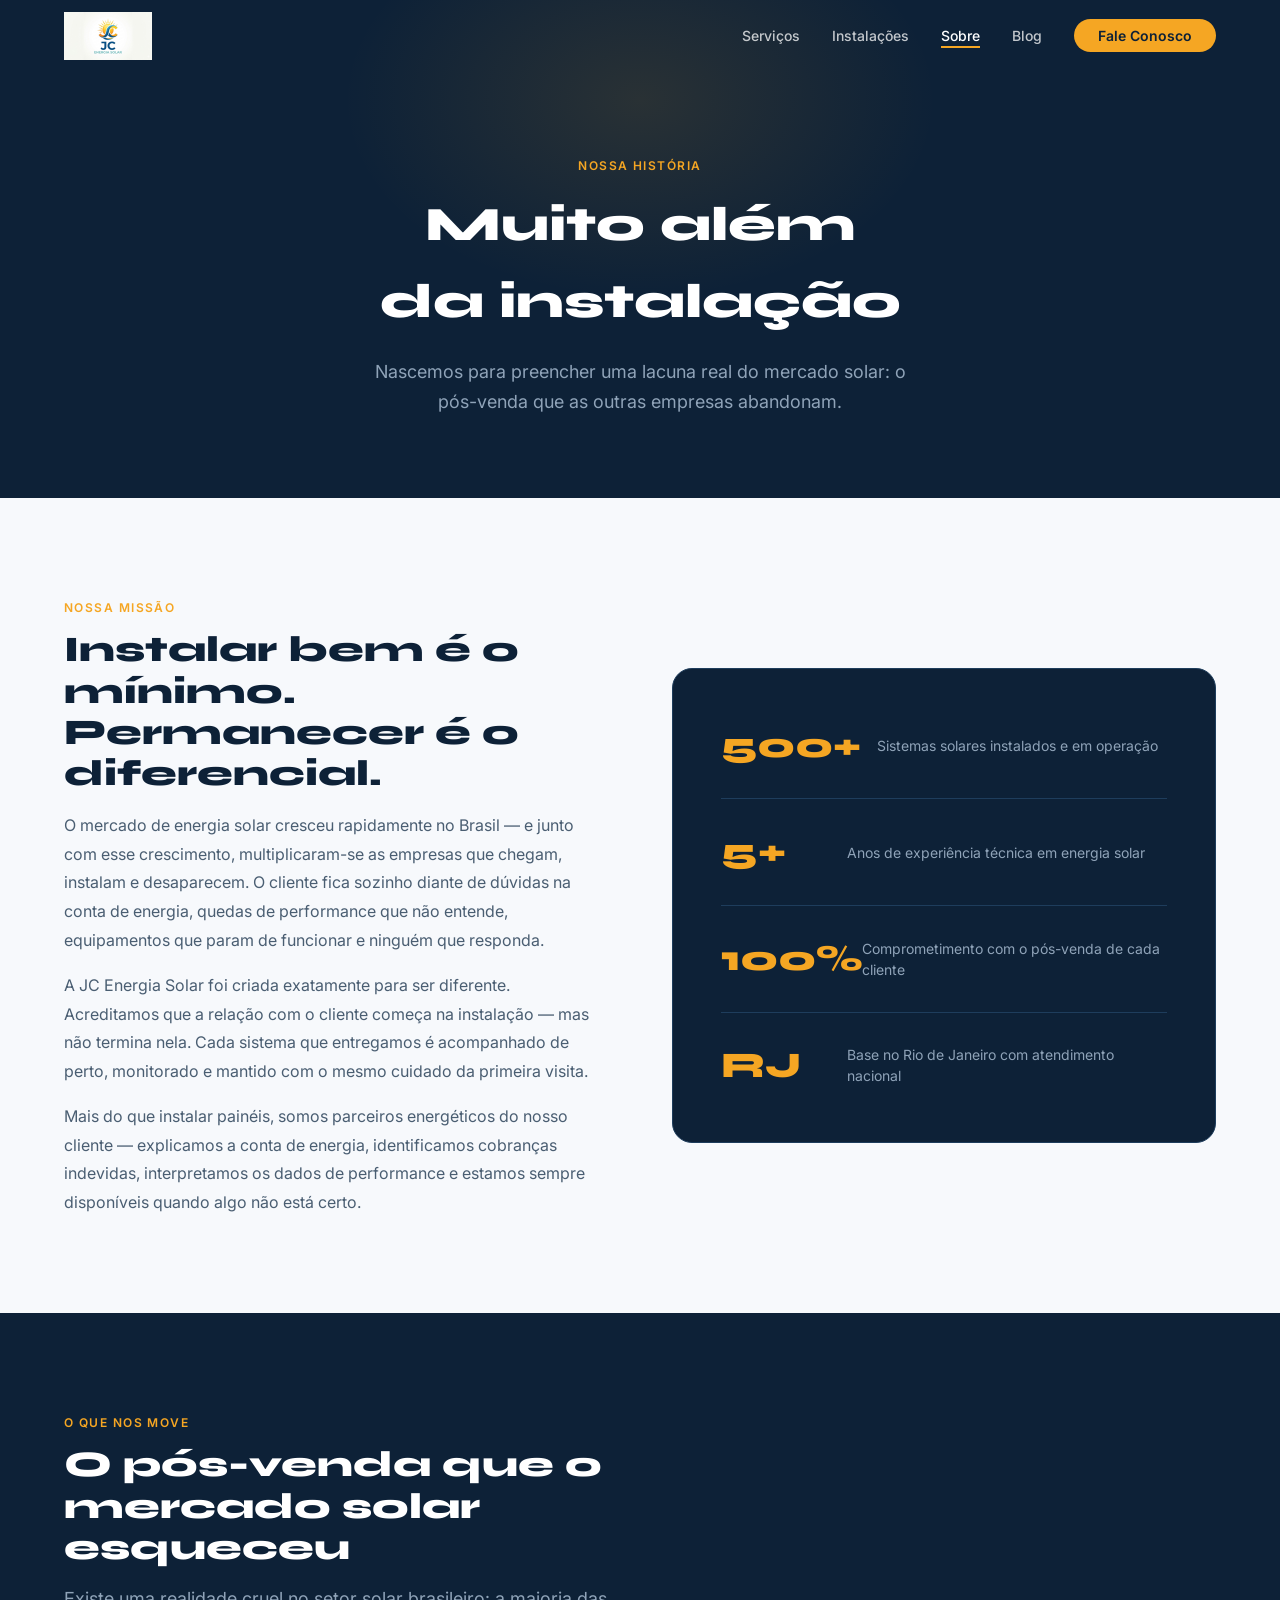
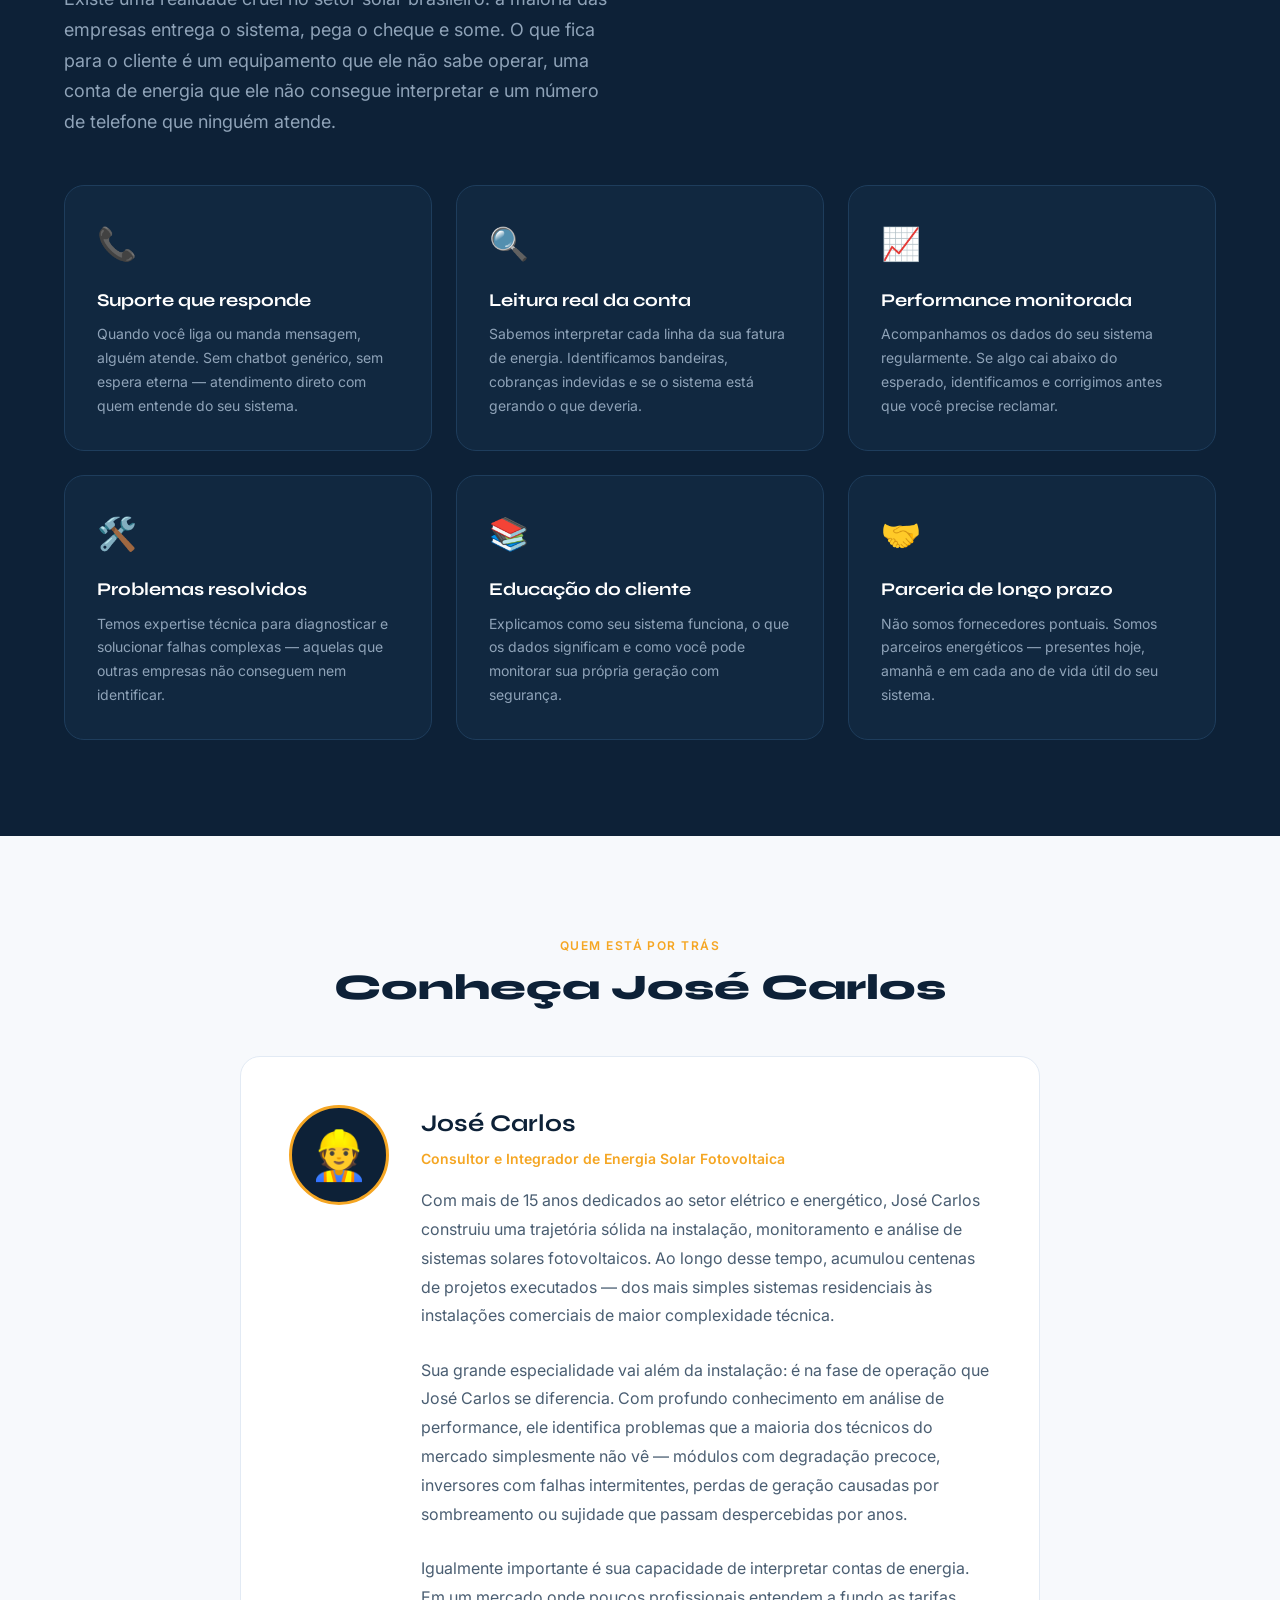
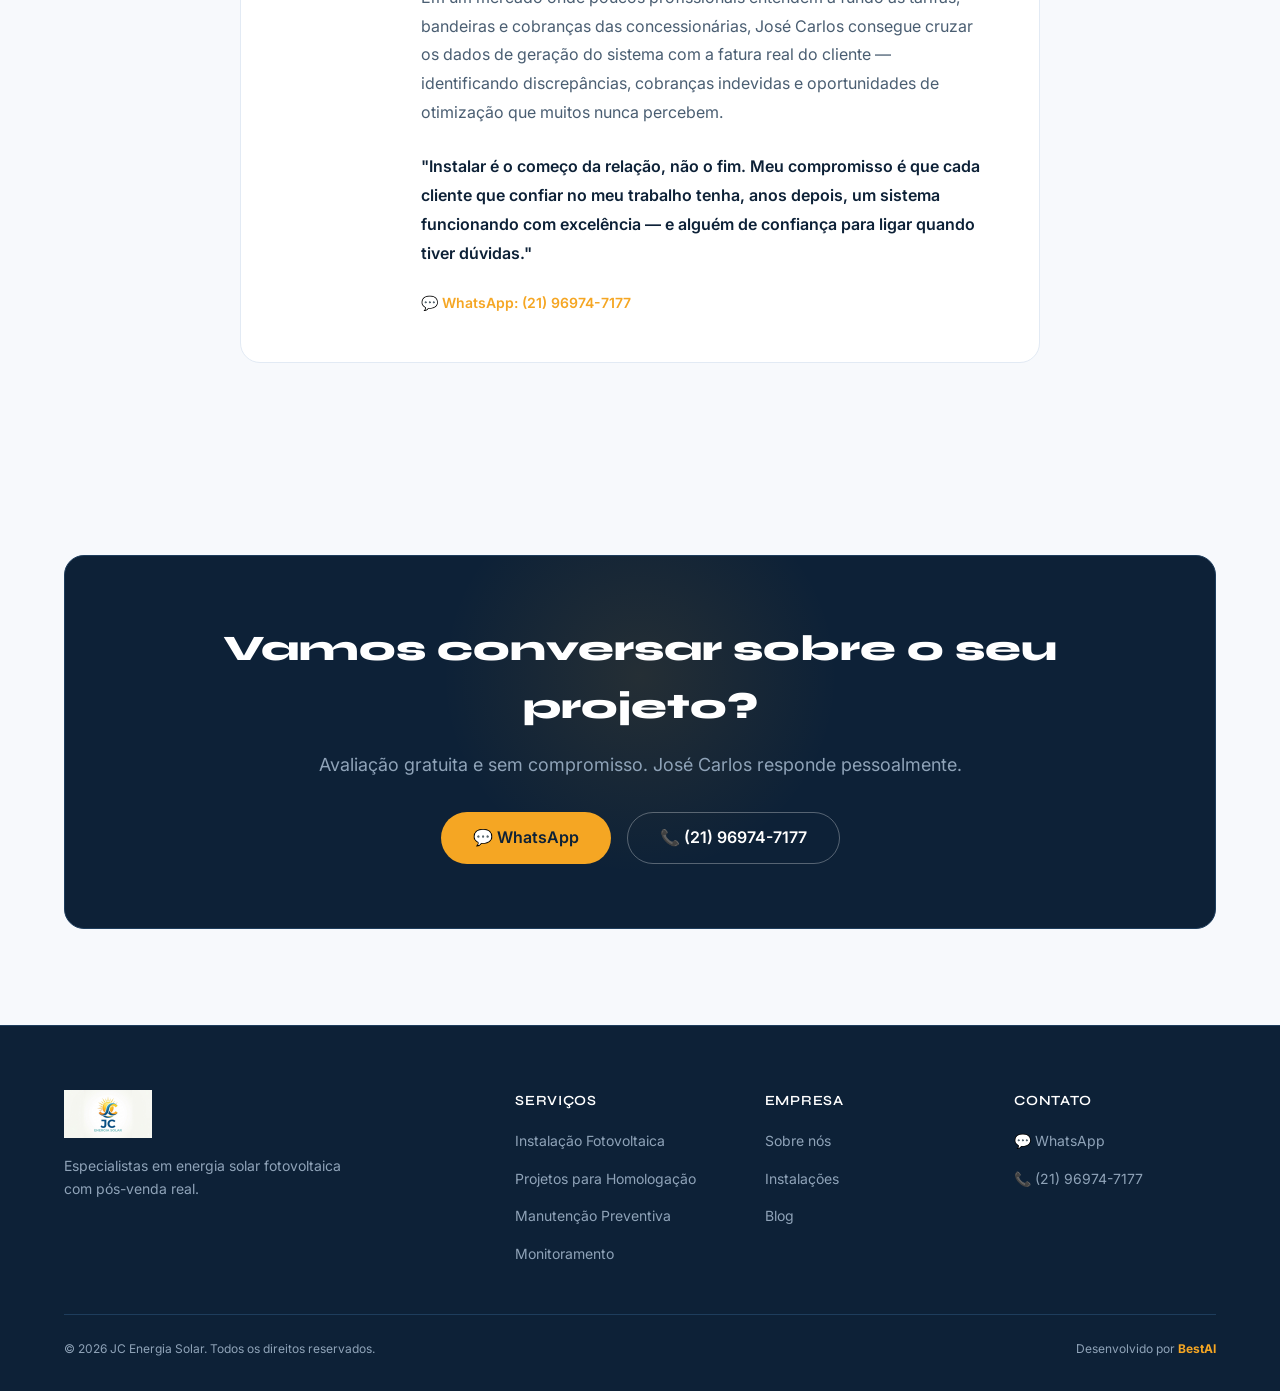
<file: pages/sobre.html>
<!DOCTYPE html>
<html lang="pt-BR">
<head>
  <meta charset="UTF-8" />
  <meta name="viewport" content="width=device-width, initial-scale=1.0" />
  <meta name="description" content="Sobre a JC Energia Solar — José Carlos, especialista em sistemas fotovoltaicos com foco em pós-venda e performance." />
  <title>Sobre — JC Energia Solar</title>
  <link rel="icon" type="image/jpg" href="../assets/images/logo.jpg" />
  <link rel="stylesheet" href="../assets/css/style.css" />
  <style>
    .about-grid {
      display: grid;
      grid-template-columns: 1fr 1fr;
      gap: var(--space-16);
      align-items: center;
    }
    .about-visual {
      background: var(--color-dark-bg);
      border: 1px solid var(--color-dark-border);
      border-radius: var(--radius-lg);
      padding: var(--space-12);
      display: flex;
      flex-direction: column;
      gap: var(--space-6);
    }
    .about-stat {
      display: flex;
      align-items: center;
      gap: var(--space-4);
    }
    .about-stat__value {
      font-family: var(--font-display);
      font-size: var(--text-4xl);
      font-weight: var(--weight-black);
      color: var(--color-yellow);
      min-width: 110px;
    }
    .about-stat__label { font-size: var(--text-sm); color: var(--color-text-muted); line-height: 1.5; }
    .about-stat__divider { height: 1px; background: var(--color-dark-border); }
    .values-grid {
      display: grid;
      grid-template-columns: repeat(3, 1fr);
      gap: var(--space-6);
      margin-top: var(--space-12);
    }
    .value-card {
      background: var(--color-dark-surface);
      border: 1px solid var(--color-dark-border);
      border-radius: var(--radius-lg);
      padding: var(--space-8);
      transition: border-color var(--transition-normal), box-shadow var(--transition-normal);
    }
    .value-card:hover { border-color: var(--color-yellow); box-shadow: var(--shadow-yellow); }
    .value-card__icon { font-size: 2rem; margin-bottom: var(--space-4); }
    .value-card__title {
      font-family: var(--font-display);
      font-size: var(--text-lg);
      font-weight: var(--weight-bold);
      color: #fff;
      margin-bottom: var(--space-2);
    }
    .value-card__text { font-size: var(--text-sm); color: var(--color-text-muted); line-height: 1.7; }
    .profile-card {
      max-width: 800px;
      margin: var(--space-12) auto 0;
      background: var(--color-light-surface);
      border: 1px solid var(--color-light-border);
      border-radius: var(--radius-lg);
      padding: var(--space-12);
      display: grid;
      grid-template-columns: auto 1fr;
      gap: var(--space-8);
      align-items: start;
    }
    .profile-avatar {
      width: 100px; height: 100px;
      border-radius: 50%;
      background: var(--color-dark-bg);
      border: 3px solid var(--color-yellow);
      display: flex;
      align-items: center;
      justify-content: center;
      font-size: 3rem;
      flex-shrink: 0;
    }
    .profile-name {
      font-family: var(--font-display);
      font-size: var(--text-2xl);
      font-weight: var(--weight-bold);
      margin-bottom: var(--space-1);
    }
    .profile-role { font-size: var(--text-sm); color: var(--color-yellow); font-weight: var(--weight-semibold); margin-bottom: var(--space-4); }
    .profile-bio { font-size: var(--text-base); color: var(--color-text-secondary); line-height: 1.8; }
    @media (max-width: 768px) {
      .about-grid   { grid-template-columns: 1fr; }
      .values-grid  { grid-template-columns: 1fr; }
      .profile-card { grid-template-columns: 1fr; text-align: center; }
      .profile-avatar { margin: 0 auto; }
    }
  </style>
</head>
<body>

  <nav class="navbar scrolled">
    <div class="container">
      <a href="../index.html" class="navbar__logo">
        <img src="../assets/images/logo.jpg" alt="JC Energia Solar" />
      </a>
      <ul class="navbar__links">
        <li><a href="servicos.html">Serviços</a></li>
        <li><a href="instalacoes.html">Instalações</a></li>
        <li><a href="sobre.html" class="active">Sobre</a></li>
        <li><a href="blog.html">Blog</a></li>
        <li><a href="../index.html#contacto" class="navbar__cta">Fale Conosco</a></li>
      </ul>
      <div class="navbar__toggle"><span></span><span></span><span></span></div>
    </div>
  </nav>

  <section class="page-hero">
    <div class="container">
      <span class="page-hero__eyebrow">Nossa história</span>
      <h1 class="page-hero__title">Muito além<br>da instalação</h1>
      <p class="page-hero__subtitle">Nascemos para preencher uma lacuna real do mercado solar: o pós-venda que as outras empresas abandonam.</p>
    </div>
  </section>

  <!-- MISSÃO -->
  <section class="section section--light">
    <div class="container">
      <div class="about-grid">
        <div>
          <span class="section__eyebrow">Nossa missão</span>
          <h2 class="section__title">Instalar bem é o mínimo.<br>Permanecer é o diferencial.</h2>
          <p style="font-size:var(--text-base);color:var(--color-text-secondary);line-height:1.8;margin-bottom:var(--space-4);">O mercado de energia solar cresceu rapidamente no Brasil — e junto com esse crescimento, multiplicaram-se as empresas que chegam, instalam e desaparecem. O cliente fica sozinho diante de dúvidas na conta de energia, quedas de performance que não entende, equipamentos que param de funcionar e ninguém que responda.</p>
          <p style="font-size:var(--text-base);color:var(--color-text-secondary);line-height:1.8;margin-bottom:var(--space-4);">A JC Energia Solar foi criada exatamente para ser diferente. Acreditamos que a relação com o cliente começa na instalação — mas não termina nela. Cada sistema que entregamos é acompanhado de perto, monitorado e mantido com o mesmo cuidado da primeira visita.</p>
          <p style="font-size:var(--text-base);color:var(--color-text-secondary);line-height:1.8;">Mais do que instalar painéis, somos parceiros energéticos do nosso cliente — explicamos a conta de energia, identificamos cobranças indevidas, interpretamos os dados de performance e estamos sempre disponíveis quando algo não está certo.</p>
        </div>
        <div class="about-visual">
          <div class="about-stat">
            <span class="about-stat__value">500+</span>
            <span class="about-stat__label">Sistemas solares instalados e em operação</span>
          </div>
          <div class="about-stat__divider"></div>
          <div class="about-stat">
            <span class="about-stat__value">5+</span>
            <span class="about-stat__label">Anos de experiência técnica em energia solar</span>
          </div>
          <div class="about-stat__divider"></div>
          <div class="about-stat">
            <span class="about-stat__value">100%</span>
            <span class="about-stat__label">Comprometimento com o pós-venda de cada cliente</span>
          </div>
          <div class="about-stat__divider"></div>
          <div class="about-stat">
            <span class="about-stat__value">RJ</span>
            <span class="about-stat__label">Base no Rio de Janeiro com atendimento nacional</span>
          </div>
        </div>
      </div>
    </div>
  </section>

  <!-- O PROBLEMA QUE RESOLVEMOS -->
  <section class="section section--dark">
    <div class="container">
      <div class="section__header" style="max-width:700px;">
        <span class="section__eyebrow">O que nos move</span>
        <h2 class="section__title">O pós-venda que o mercado solar esqueceu</h2>
        <p class="section__subtitle">Existe uma realidade cruel no setor solar brasileiro: a maioria das empresas entrega o sistema, pega o cheque e some. O que fica para o cliente é um equipamento que ele não sabe operar, uma conta de energia que ele não consegue interpretar e um número de telefone que ninguém atende.</p>
      </div>
      <div class="values-grid">
        <div class="value-card">
          <div class="value-card__icon">📞</div>
          <h3 class="value-card__title">Suporte que responde</h3>
          <p class="value-card__text">Quando você liga ou manda mensagem, alguém atende. Sem chatbot genérico, sem espera eterna — atendimento direto com quem entende do seu sistema.</p>
        </div>
        <div class="value-card">
          <div class="value-card__icon">🔍</div>
          <h3 class="value-card__title">Leitura real da conta</h3>
          <p class="value-card__text">Sabemos interpretar cada linha da sua fatura de energia. Identificamos bandeiras, cobranças indevidas e se o sistema está gerando o que deveria.</p>
        </div>
        <div class="value-card">
          <div class="value-card__icon">📈</div>
          <h3 class="value-card__title">Performance monitorada</h3>
          <p class="value-card__text">Acompanhamos os dados do seu sistema regularmente. Se algo cai abaixo do esperado, identificamos e corrigimos antes que você precise reclamar.</p>
        </div>
        <div class="value-card">
          <div class="value-card__icon">🛠️</div>
          <h3 class="value-card__title">Problemas resolvidos</h3>
          <p class="value-card__text">Temos expertise técnica para diagnosticar e solucionar falhas complexas — aquelas que outras empresas não conseguem nem identificar.</p>
        </div>
        <div class="value-card">
          <div class="value-card__icon">📚</div>
          <h3 class="value-card__title">Educação do cliente</h3>
          <p class="value-card__text">Explicamos como seu sistema funciona, o que os dados significam e como você pode monitorar sua própria geração com segurança.</p>
        </div>
        <div class="value-card">
          <div class="value-card__icon">🤝</div>
          <h3 class="value-card__title">Parceria de longo prazo</h3>
          <p class="value-card__text">Não somos fornecedores pontuais. Somos parceiros energéticos — presentes hoje, amanhã e em cada ano de vida útil do seu sistema.</p>
        </div>
      </div>
    </div>
  </section>

  <!-- PERFIL -->
  <section class="section section--light">
    <div class="container">
      <div class="section__header" style="text-align:center;">
        <span class="section__eyebrow">Quem está por trás</span>
        <h2 class="section__title">Conheça José Carlos</h2>
      </div>
      <div class="profile-card">
        <div class="profile-avatar">👷</div>
        <div>
          <h3 class="profile-name">José Carlos</h3>
          <p class="profile-role">Consultor e Integrador de Energia Solar Fotovoltaica</p>
          <p class="profile-bio">
            Com mais de 15 anos dedicados ao setor elétrico e energético, José Carlos construiu uma trajetória sólida na instalação, monitoramento e análise de sistemas solares fotovoltaicos. Ao longo desse tempo, acumulou centenas de projetos executados — dos mais simples sistemas residenciais às instalações comerciais de maior complexidade técnica.
          </p>
          <br />
          <p class="profile-bio">
            Sua grande especialidade vai além da instalação: é na fase de operação que José Carlos se diferencia. Com profundo conhecimento em análise de performance, ele identifica problemas que a maioria dos técnicos do mercado simplesmente não vê — módulos com degradação precoce, inversores com falhas intermitentes, perdas de geração causadas por sombreamento ou sujidade que passam despercebidas por anos.
          </p>
          <br />
          <p class="profile-bio">
            Igualmente importante é sua capacidade de interpretar contas de energia. Em um mercado onde poucos profissionais entendem a fundo as tarifas, bandeiras e cobranças das concessionárias, José Carlos consegue cruzar os dados de geração do sistema com a fatura real do cliente — identificando discrepâncias, cobranças indevidas e oportunidades de otimização que muitos nunca percebem.
          </p>
          <br />
          <p class="profile-bio" style="font-weight:600;color:var(--color-text-primary);">
            "Instalar é o começo da relação, não o fim. Meu compromisso é que cada cliente que confiar no meu trabalho tenha, anos depois, um sistema funcionando com excelência — e alguém de confiança para ligar quando tiver dúvidas."
          </p>
          <div style="display:flex;gap:var(--space-4);margin-top:var(--space-6);flex-wrap:wrap;">
            <a href="https://wa.me/5521969747177" target="_blank" style="display:flex;align-items:center;gap:6px;font-size:var(--text-sm);color:var(--color-yellow);font-weight:var(--weight-semibold);">💬 WhatsApp: (21) 96974-7177</a>
          </div>
        </div>
      </div>
    </div>
  </section>

  <!-- CTA -->
  <section class="section cta-section">
    <div class="container">
      <div class="cta-box">
        <h2 class="cta-box__title">Vamos conversar sobre o seu projeto?</h2>
        <p class="cta-box__subtitle">Avaliação gratuita e sem compromisso. José Carlos responde pessoalmente.</p>
        <div style="display:flex;gap:var(--space-4);justify-content:center;flex-wrap:wrap;position:relative;">
          <a href="https://wa.me/5521969747177" target="_blank" class="btn btn--primary">💬 WhatsApp</a>
          <a href="tel:+5521969747177" class="btn btn--outline">📞 (21) 96974-7177</a>
        </div>
      </div>
    </div>
  </section>

  <footer class="footer">
    <div class="container">
      <div class="footer__grid">
        <div class="footer__brand">
          <img src="../assets/images/logo.jpg" alt="JC Energia Solar" />
          <p>Especialistas em energia solar fotovoltaica com pós-venda real.</p>
        </div>
        <div class="footer__col">
          <h4>Serviços</h4>
          <ul>
            <li><a href="servicos.html">Instalação Fotovoltaica</a></li>
            <li><a href="servicos.html">Projetos para Homologação</a></li>
            <li><a href="servicos.html">Manutenção Preventiva</a></li>
            <li><a href="servicos.html">Monitoramento</a></li>
          </ul>
        </div>
        <div class="footer__col">
          <h4>Empresa</h4>
          <ul>
            <li><a href="sobre.html">Sobre nós</a></li>
            <li><a href="instalacoes.html">Instalações</a></li>
            <li><a href="blog.html">Blog</a></li>
          </ul>
        </div>
        <div class="footer__col">
          <h4>Contato</h4>
          <ul>
            <li><a href="https://wa.me/5521969747177" target="_blank">💬 WhatsApp</a></li>
            <li><a href="tel:+5521969747177">📞 (21) 96974-7177</a></li>
          </ul>
        </div>
      </div>
      <div class="footer__bottom">
        <span>© 2026 JC Energia Solar. Todos os direitos reservados.</span>
        <span>Desenvolvido por <strong style="color:var(--color-yellow);">BestAI</strong></span>
      </div>
    </div>
  </footer>

  <script src="../assets/js/main.js"></script>
</body>
</html>
</file>
<file: assets/css/style.css>
/* ============================================
   JC ENERGIA SOLAR — GLOBAL STYLES
   ============================================ */

   @import url('https://fonts.googleapis.com/css2?family=Syne:wght@400;600;700;800&family=Inter:wght@300;400;500;600&display=swap');
   @import './theme.css';
   
   *, *::before, *::after { box-sizing: border-box; margin: 0; padding: 0; }
   html { scroll-behavior: smooth; font-size: 16px; }
   body {
     font-family: var(--font-body);
     color: var(--color-text-primary);
     background: var(--color-light-bg);
     line-height: 1.6;
     -webkit-font-smoothing: antialiased;
   }
   img { max-width: 100%; display: block; }
   a   { text-decoration: none; color: inherit; }
   ul  { list-style: none; }
   
   /* ── CONTAINER ── */
   .container {
     width: 100%;
     max-width: var(--container-max);
     margin: 0 auto;
     padding: 0 var(--space-6);
   }
   
   /* ── NAVBAR ── */
   .navbar {
     position: fixed;
     top: 0; left: 0; right: 0;
     height: var(--nav-height);
     z-index: 100;
     transition: background var(--transition-normal), box-shadow var(--transition-normal);
   }
   .navbar.scrolled {
     background: rgba(13,33,55,0.97);
     backdrop-filter: blur(12px);
     box-shadow: 0 2px 20px rgba(0,0,0,0.3);
   }
   .navbar .container {
     height: 100%;
     display: flex;
     align-items: center;
     justify-content: space-between;
   }
   .navbar__logo img { height: 48px; width: auto; }
   .navbar__links {
     display: flex;
     align-items: center;
     gap: var(--space-8);
   }
   .navbar__links a {
     font-size: var(--text-sm);
     font-weight: var(--weight-medium);
     color: rgba(255,255,255,0.75);
     transition: color var(--transition-fast);
     position: relative;
   }
   .navbar__links a::after {
     content: '';
     position: absolute;
     bottom: -4px; left: 0;
     width: 0; height: 2px;
     background: var(--color-yellow);
     transition: width var(--transition-normal);
   }
   .navbar__links a:hover,
   .navbar__links a.active { color: #fff; }
   .navbar__links a:hover::after,
   .navbar__links a.active::after { width: 100%; }
   
   .navbar__cta {
     background: var(--color-yellow) !important;
     color: var(--color-dark-bg) !important;
     font-weight: var(--weight-semibold) !important;
     padding: var(--space-2) var(--space-6);
     border-radius: var(--radius-full);
     transition: background var(--transition-fast), box-shadow var(--transition-fast) !important;
   }
   .navbar__cta:hover {
     background: var(--color-orange) !important;
     box-shadow: var(--shadow-yellow) !important;
   }
   .navbar__cta::after { display: none !important; }
   
   .navbar__toggle {
     display: none;
     flex-direction: column;
     gap: 5px;
     cursor: pointer;
     padding: var(--space-2);
   }
   .navbar__toggle span {
     display: block;
     width: 24px; height: 2px;
     background: #fff;
     border-radius: 2px;
     transition: transform var(--transition-normal), opacity var(--transition-normal);
   }
   
   /* ── BUTTONS ── */
   .btn {
     display: inline-flex;
     align-items: center;
     gap: var(--space-2);
     padding: var(--space-3) var(--space-8);
     border-radius: var(--radius-full);
     font-family: var(--font-body);
     font-size: var(--text-base);
     font-weight: var(--weight-semibold);
     cursor: pointer;
     border: none;
     transition: all var(--transition-normal);
     white-space: nowrap;
   }
   .btn--primary {
     background: var(--color-yellow);
     color: var(--color-dark-bg);
   }
   .btn--primary:hover {
     background: var(--color-orange);
     box-shadow: var(--shadow-yellow);
     transform: translateY(-2px);
   }
   .btn--outline {
     background: transparent;
     color: #fff;
     border: 1.5px solid rgba(255,255,255,0.3);
   }
   .btn--outline:hover {
     border-color: var(--color-yellow);
     color: var(--color-yellow);
     transform: translateY(-2px);
   }
   .btn--blue {
     background: var(--color-blue-mid);
     color: #fff;
   }
   .btn--blue:hover {
     background: var(--color-blue-dark);
     box-shadow: var(--shadow-blue);
     transform: translateY(-2px);
   }
   
   /* ── SECTIONS ── */
   .section { padding: var(--space-24) 0; }
   .section--dark    { background: var(--color-dark-bg); color: #fff; }
   .section--light   { background: var(--color-light-bg); }
   .section--surface { background: var(--color-light-surface); }
   .section--blue    { background: var(--color-blue-dark); color: #fff; }
   
   .section__eyebrow {
     display: inline-block;
     font-size: var(--text-xs);
     font-weight: var(--weight-semibold);
     letter-spacing: 0.12em;
     text-transform: uppercase;
     color: var(--color-yellow);
     margin-bottom: var(--space-3);
   }
   .section__title {
     font-family: var(--font-display);
     font-size: var(--text-4xl);
     font-weight: var(--weight-black);
     line-height: 1.15;
     margin-bottom: var(--space-4);
   }
   .section__subtitle {
     font-size: var(--text-lg);
     color: var(--color-text-secondary);
     max-width: 560px;
     line-height: 1.7;
   }
   .section--dark .section__subtitle,
   .section--blue .section__subtitle { color: var(--color-text-muted); }
   .section__header { margin-bottom: var(--space-12); }
   
   /* ── CARDS ── */
   .card {
     background: var(--color-light-surface);
     border: 1px solid var(--color-light-border);
     border-radius: var(--radius-lg);
     padding: var(--space-8);
     transition: box-shadow var(--transition-normal), transform var(--transition-normal), border-color var(--transition-normal);
   }
   .card:hover {
     box-shadow: var(--shadow-lg);
     transform: translateY(-4px);
     border-color: var(--color-yellow);
   }
   .card--dark {
     background: var(--color-dark-surface);
     border-color: var(--color-dark-border);
   }
   .card--dark:hover { box-shadow: var(--shadow-yellow); }
   .card__icon {
     width: 52px; height: 52px;
     background: var(--color-yellow-glow);
     border-radius: var(--radius-md);
     display: flex;
     align-items: center;
     justify-content: center;
     margin-bottom: var(--space-4);
     font-size: 1.5rem;
   }
   .card__title {
     font-family: var(--font-display);
     font-size: var(--text-xl);
     font-weight: var(--weight-bold);
     margin-bottom: var(--space-2);
   }
   .card__text {
     font-size: var(--text-sm);
     color: var(--color-text-secondary);
     line-height: 1.7;
   }
   .card--dark .card__text { color: var(--color-text-muted); }
   
   /* ── PAGE HERO (páginas internas) ── */
   .page-hero {
     background: var(--color-dark-bg);
     padding: calc(var(--nav-height) + var(--space-20)) 0 var(--space-20);
     position: relative;
     overflow: hidden;
     text-align: center;
   }
   .page-hero::before {
     content: '';
     position: absolute;
     top: -100px; left: 50%;
     transform: translateX(-50%);
     width: 600px; height: 400px;
     background: radial-gradient(ellipse, rgba(245,166,35,0.12) 0%, transparent 70%);
     pointer-events: none;
   }
   .page-hero__eyebrow {
     display: inline-block;
     font-size: var(--text-xs);
     font-weight: var(--weight-semibold);
     letter-spacing: 0.12em;
     text-transform: uppercase;
     color: var(--color-yellow);
     margin-bottom: var(--space-3);
   }
   .page-hero__title {
     font-family: var(--font-display);
     font-size: var(--text-5xl);
     font-weight: var(--weight-black);
     color: #fff;
     margin-bottom: var(--space-4);
     position: relative;
   }
   .page-hero__subtitle {
     font-size: var(--text-lg);
     color: var(--color-text-muted);
     max-width: 540px;
     margin: 0 auto;
     line-height: 1.7;
   }
   
   /* ── FOOTER ── */
   .footer {
     background: var(--color-dark-bg);
     color: var(--color-text-muted);
     padding: var(--space-16) 0 var(--space-8);
     border-top: 1px solid var(--color-dark-border);
   }
   .footer__grid {
     display: grid;
     grid-template-columns: 2fr 1fr 1fr 1fr;
     gap: var(--space-12);
     margin-bottom: var(--space-12);
   }
   .footer__brand img { height: 48px; margin-bottom: var(--space-4); }
   .footer__brand p   { font-size: var(--text-sm); line-height: 1.7; max-width: 280px; }
   .footer__col h4 {
     font-family: var(--font-display);
     font-size: var(--text-sm);
     font-weight: var(--weight-semibold);
     color: #fff;
     margin-bottom: var(--space-4);
     letter-spacing: 0.05em;
     text-transform: uppercase;
   }
   .footer__col ul { display: flex; flex-direction: column; gap: var(--space-3); }
   .footer__col ul li a {
     font-size: var(--text-sm);
     color: var(--color-text-muted);
     transition: color var(--transition-fast);
   }
   .footer__col ul li a:hover { color: var(--color-yellow); }
   .footer__bottom {
     border-top: 1px solid var(--color-dark-border);
     padding-top: var(--space-6);
     display: flex;
     justify-content: space-between;
     align-items: center;
     font-size: var(--text-xs);
   }
   
   /* ── HERO HOME ── */
   .hero {
     min-height: 100vh;
     background: var(--color-dark-bg);
     position: relative;
     overflow: hidden;
     display: flex;
     flex-direction: column;
     justify-content: center;
     padding-top: var(--nav-height);
   }
   .hero__bg { position: absolute; inset: 0; pointer-events: none; }
   .hero__orb {
     position: absolute;
     border-radius: 50%;
     filter: blur(80px);
   }
   .hero__orb--1 {
     width: 500px; height: 500px;
     background: rgba(245,166,35,0.10);
     top: -100px; right: -100px;
   }
   .hero__orb--2 {
     width: 350px; height: 350px;
     background: rgba(46,139,192,0.10);
     bottom: 50px; left: -80px;
   }
   .hero__grid {
     position: absolute; inset: 0;
     background-image:
       linear-gradient(rgba(245,166,35,0.04) 1px, transparent 1px),
       linear-gradient(90deg, rgba(245,166,35,0.04) 1px, transparent 1px);
     background-size: 60px 60px;
   }
   .hero__content {
     display: grid;
     grid-template-columns: 1fr 1fr;
     align-items: center;
     gap: var(--space-16);
     padding-top: var(--space-20);
     padding-bottom: var(--space-16);
     position: relative;
     z-index: 1;
   }
   .hero__text { max-width: 560px; }
   .hero__title {
     font-family: var(--font-display);
     font-size: var(--text-6xl);
     font-weight: var(--weight-black);
     color: #fff;
     line-height: 1.05;
     margin: var(--space-4) 0 var(--space-6);
   }
   .hero__title span { color: var(--color-yellow); }
   .hero__subtitle {
     font-size: var(--text-lg);
     color: var(--color-text-muted);
     line-height: 1.7;
     margin-bottom: var(--space-8);
     max-width: 480px;
   }
   .hero__actions { display: flex; gap: var(--space-4); flex-wrap: wrap; }
   
   /* Hero visual */
   .hero__visual {
     position: relative;
     display: flex;
     justify-content: center;
     align-items: center;
     height: 400px;
   }
   .hero__logo-glow {
     width: 300px; height: 300px;
     background: var(--color-dark-surface);
     border: 1px solid var(--color-dark-border);
     border-radius: 50%;
     display: flex;
     align-items: center;
     justify-content: center;
     box-shadow: 0 0 60px rgba(245,166,35,0.15);
     animation: pulse-jc 3s ease-in-out infinite;
   }
   .hero__logo-glow img { width: 200px; height: auto; }
   @keyframes pulse-jc {
     0%,100% { box-shadow: 0 0 60px rgba(245,166,35,0.15); }
     50%      { box-shadow: 0 0 100px rgba(245,166,35,0.30); }
   }
   .hero__card-float {
     position: absolute;
     background: var(--color-dark-surface);
     border: 1px solid var(--color-dark-border);
     border-radius: var(--radius-md);
     padding: var(--space-3) var(--space-4);
     display: flex;
     align-items: center;
     gap: var(--space-2);
     font-size: var(--text-sm);
     color: #fff;
     font-weight: var(--weight-medium);
     box-shadow: var(--shadow-md);
     animation: float-jc 4s ease-in-out infinite;
   }
   .hero__card-float--1 { top: 40px; left: 0; animation-delay: 0s; }
   .hero__card-float--2 { bottom: 60px; right: 0; animation-delay: 1.5s; }
   @keyframes float-jc {
     0%,100% { transform: translateY(0); }
     50%     { transform: translateY(-10px); }
   }
   
   /* Stats bar */
   .hero__stats {
     display: flex;
     align-items: center;
     justify-content: center;
     gap: var(--space-12);
     padding: var(--space-8) var(--space-12);
     background: var(--color-dark-surface);
     border: 1px solid var(--color-dark-border);
     border-radius: var(--radius-lg);
     margin-bottom: var(--space-16);
     position: relative;
     z-index: 1;
   }
   .stat-item { display: flex; flex-direction: column; align-items: center; gap: var(--space-1); }
   .stat-item__value {
     font-family: var(--font-display);
     font-size: var(--text-3xl);
     font-weight: var(--weight-black);
     color: var(--color-yellow);
   }
   .stat-item__label { font-size: var(--text-xs); color: var(--color-text-muted); text-align: center; }
   .stat-item__divider { width: 1px; height: 48px; background: var(--color-dark-border); }
   
   /* Services grid */
   .services__grid {
     display: grid;
     grid-template-columns: repeat(3, 1fr);
     gap: var(--space-6);
   }
   
   /* Sectors tags */
   .sectors__grid { display: flex; flex-wrap: wrap; gap: var(--space-4); margin-top: var(--space-8); }
   .sector-tag {
     background: var(--color-dark-surface);
     border: 1px solid var(--color-dark-border);
     border-radius: var(--radius-full);
     padding: var(--space-3) var(--space-6);
     font-size: var(--text-sm);
     font-weight: var(--weight-medium);
     color: #fff;
     display: flex;
     align-items: center;
     gap: var(--space-2);
     transition: border-color var(--transition-fast), box-shadow var(--transition-fast);
   }
   .sector-tag:hover { border-color: var(--color-yellow); box-shadow: var(--shadow-yellow); }
   
   /* CTA box */
   .cta-section { background: var(--color-light-bg); }
   .cta-box {
     background: var(--color-dark-bg);
     border: 1px solid var(--color-dark-border);
     border-radius: var(--radius-lg);
     padding: var(--space-16) var(--space-12);
     text-align: center;
     position: relative;
     overflow: hidden;
   }
   .cta-box::before {
     content: '';
     position: absolute;
     top: -80px; left: 50%;
     transform: translateX(-50%);
     width: 400px; height: 400px;
     background: radial-gradient(circle, rgba(245,166,35,0.10) 0%, transparent 70%);
     pointer-events: none;
   }
   .cta-box__title {
     font-family: var(--font-display);
     font-size: var(--text-4xl);
     font-weight: var(--weight-black);
     color: #fff;
     margin-bottom: var(--space-4);
     position: relative;
   }
   .cta-box__subtitle {
     font-size: var(--text-lg);
     color: var(--color-text-muted);
     margin-bottom: var(--space-8);
     position: relative;
   }
   
   /* Mobile menu */
   .navbar__links.open {
     display: flex;
     flex-direction: column;
     position: fixed;
     top: var(--nav-height); left: 0; right: 0;
     background: rgba(13,33,55,0.98);
     backdrop-filter: blur(12px);
     padding: var(--space-8) var(--space-6);
     gap: var(--space-6);
     border-bottom: 1px solid var(--color-dark-border);
   }
   
   /* Scroll reveal */
   .revealed { opacity: 1 !important; transform: translateY(0) !important; }
   
   /* ── RESPONSIVE ── */
   @media (max-width: 768px) {
    .navbar__links  { display: none; }
    .navbar__toggle {
      display: flex !important;
      flex-direction: column;
      gap: 5px;
      cursor: pointer;
      padding: 8px;
      z-index: 200;
    }
     .hero__content  { grid-template-columns: 1fr; text-align: center; padding-top: var(--space-12); }
     .hero__title    { font-size: var(--text-4xl); }
     .hero__subtitle { margin: 0 auto var(--space-8); }
     .hero__actions  { justify-content: center; }
     .hero__visual   { display: none; }
     .hero__stats    { flex-direction: column; gap: var(--space-6); }
     .stat-item__divider { width: 48px; height: 1px; }
     .services__grid { grid-template-columns: 1fr; }
     .section__title { font-size: var(--text-3xl); }
     .page-hero__title { font-size: var(--text-3xl); }
     .footer__grid   { grid-template-columns: 1fr 1fr; gap: var(--space-8); }
     .footer__bottom { flex-direction: column; gap: var(--space-3); text-align: center; }
     .cta-box        { padding: var(--space-12) var(--space-6); }
     .cta-box__title { font-size: var(--text-2xl); }
   }
   @media (max-width: 480px) {
     .section        { padding: var(--space-16) 0; }
     .section__title { font-size: var(--text-2xl); }
     .footer__grid   { grid-template-columns: 1fr; }
     .hero__title    { font-size: var(--text-3xl); }
   }

   /* ── MOBILE NAVBAR FIX ── */
/* ── RESPONSIVE ── */
/* ── RESPONSIVE ── */
@media (max-width: 768px) {
    .navbar__links  { display: none; }
    .navbar__toggle { display: flex; }
  
    .hero__content {
      grid-template-columns: 1fr;
      text-align: center;
      padding-top: var(--space-12);
    }
    .hero__title    { font-size: var(--text-4xl); }
    .hero__subtitle { margin: 0 auto var(--space-8); }
    .hero__actions  { justify-content: center; }
    .hero__visual   { display: none; }
    .hero__stats    { flex-direction: column; gap: var(--space-6); }
    .stat-item__divider { width: 48px; height: 1px; }
    .services__grid { grid-template-columns: 1fr; }
    .section__title { font-size: var(--text-3xl); }
    .page-hero__title { font-size: var(--text-3xl); }
    .footer__grid   { grid-template-columns: 1fr 1fr; gap: var(--space-8); }
    .footer__bottom { flex-direction: column; gap: var(--space-3); text-align: center; }
    .cta-box        { padding: var(--space-12) var(--space-6); }
    .cta-box__title { font-size: var(--text-2xl); }
  }
  
  @media (max-width: 480px) {
    .section        { padding: var(--space-16) 0; }
    .section__title { font-size: var(--text-2xl); }
    .footer__grid   { grid-template-columns: 1fr; }
    .hero__title    { font-size: var(--text-3xl); }
  }
  
  /* Mobile menu open */
  .navbar__links.open {
    display: flex;
    flex-direction: column;
    position: fixed;
    top: var(--nav-height);
    left: 0; right: 0;
    background: rgba(13,33,55,0.98);
    backdrop-filter: blur(12px);
    padding: var(--space-8) var(--space-6);
    gap: var(--space-6);
    border-bottom: 1px solid var(--color-dark-border);
    z-index: 150;
  }

  /* ── OVERFLOW FIX MOBILE ── */
html, body {
    overflow-x: hidden;
    max-width: 100%;
  }
  
  @media (max-width: 768px) {
    /* grids de 2 colunas no index */
    .section--dark > .container > div[style*="grid-template-columns:repeat(2"] {
      grid-template-columns: 1fr !important;
    }
  
    /* fix geral para qualquer grid que transborde */
    .container {
      padding: 0 var(--space-4);
      overflow: hidden;
    }
  
    /* cards de diferencial — forçar 1 coluna */
    div[style*="repeat(2,1fr)"],
    div[style*="repeat(2, 1fr)"] {
      grid-template-columns: 1fr !important;
    }
  
    /* galeria instalações */
    .gallery-grid {
      grid-template-columns: 1fr !important;
    }
  
    /* serviços detail */
    .service-detail {
      grid-template-columns: 1fr !important;
      direction: ltr !important;
    }
  
    /* about grid */
    .about-grid {
      grid-template-columns: 1fr !important;
    }
  
    /* values grid */
    .values-grid {
      grid-template-columns: 1fr !important;
    }
  
    /* stats bar instalações */
    .stats-bar {
      grid-template-columns: 1fr 1fr !important;
    }
  
    /* process grid */
    .process-grid {
      grid-template-columns: 1fr 1fr !important;
    }
    .process-grid::before { display: none; }
  
    /* blog grid */
    .blog-grid {
      grid-template-columns: 1fr !important;
    }
  
    /* founder/profile card */
    .profile-card {
      grid-template-columns: 1fr !important;
      text-align: center;
    }
    .profile-avatar { margin: 0 auto; }
  
    /* newsletter form */
    .newsletter__form {
      flex-direction: column;
    }
  }
</file>
